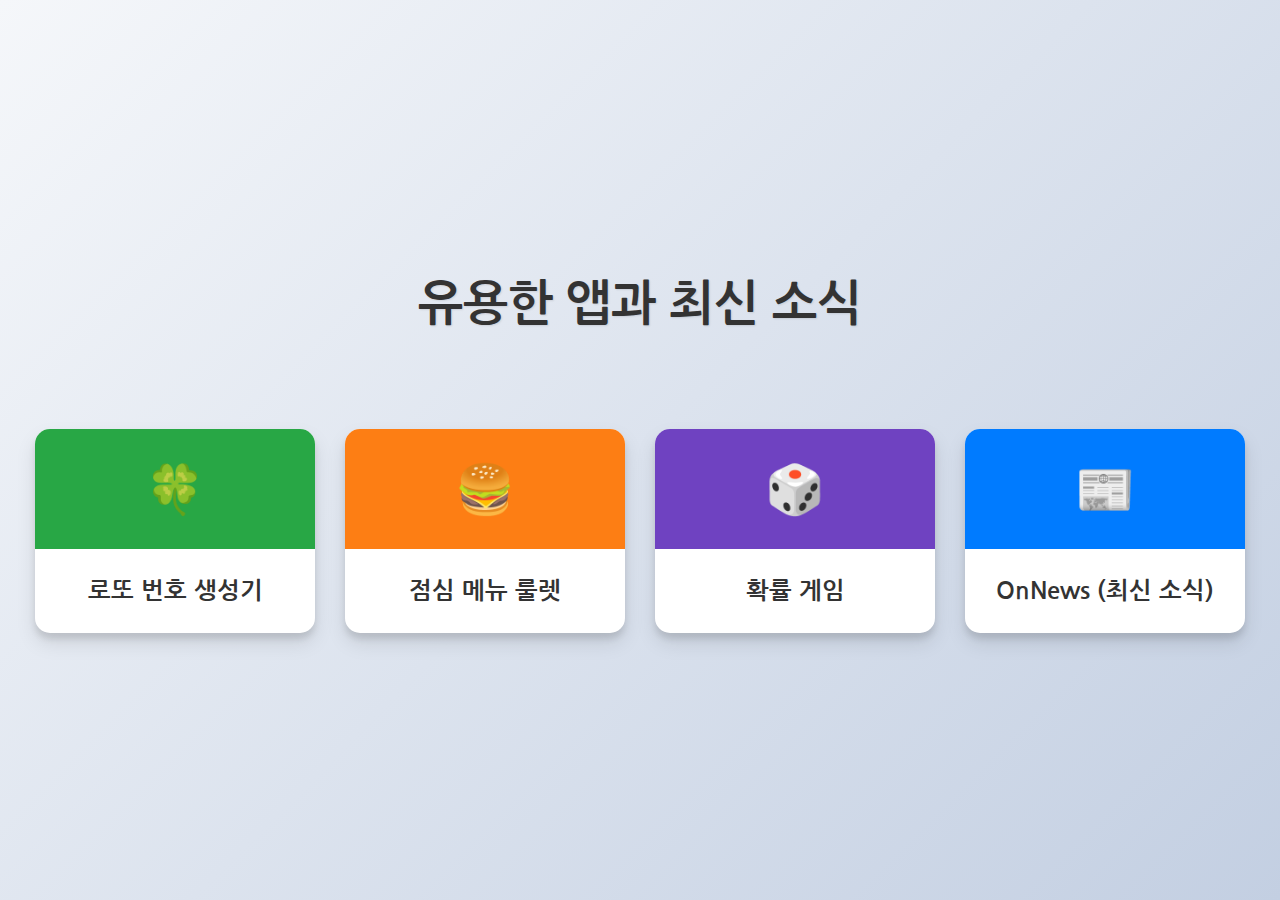
<file: index.html>
<!DOCTYPE html>
<html lang="ko">
<head>
    <meta charset="UTF-8">
    <meta name="viewport" content="width=device-width, initial-scale=1.0">
    <meta name="google-adsense-account" content="ca-pub-1730995506059861">
    <script async src="https://pagead2.googlesyndication.com/pagead/js/adsbygoogle.js?client=ca-pub-1730995506059861"
     crossorigin="anonymous"></script>
    <title>Good App's</title>
    <style>
        @import url('https://fonts.googleapis.com/css2?family=Nanum+Gothic:wght@400;700&display=swap');

        body {
            font-family: 'Nanum Gothic', sans-serif;
            display: flex;
            flex-direction: column;
            justify-content: center;
            align-items: center;
            min-height: 100vh;
            margin: 0;
            background: linear-gradient(135deg, #f5f7fa 0%, #c3cfe2 100%);
        }

        .header {
            text-align: center;
            margin-bottom: 50px;
        }

        .header h1 {
            font-size: 3em;
            font-weight: 700;
            color: #333;
            text-shadow: 1px 1px 2px rgba(0,0,0,0.1);
        }

        .card-container {
            display: flex;
            justify-content: center;
            gap: 30px;
            flex-wrap: wrap;
            padding: 20px;
        }

        .card {
            background-color: #ffffff;
            border-radius: 15px;
            box-shadow: 0 10px 20px rgba(0, 0, 0, 0.1), 0 6px 6px rgba(0, 0, 0, 0.1);
            width: 280px;
            text-align: center;
            overflow: hidden;
            transition: transform 0.3s ease, box-shadow 0.3s ease;
            text-decoration: none;
            color: #333;
        }

        .card:hover {
            transform: translateY(-10px);
            box-shadow: 0 20px 40px rgba(0, 0, 0, 0.15), 0 12px 12px rgba(0, 0, 0, 0.1);
        }

        .card-header {
            padding: 30px 20px;
            font-size: 3em;
        }
        
        .card-header.lotto { background-color: #28a745; color: white; }
        .card-header.lunch { background-color: #fd7e14; color: white; }
        .card-header.game { background-color: #6f42c1; color: white; }
        .card-header.news { background-color: #007bff; color: white; } /* Blue for news */

        .card-body {
            padding: 30px 20px;
        }

        .card-body h2 {
            margin: 0;
            font-size: 1.5em;
            font-weight: 700;
        }

        @media (max-width: 768px) {
            .header h1 {
                font-size: 2.5em;
            }

            .card-container {
                gap: 20px;
                padding: 10px;
            }

            .card {
                width: 90%;
                max-width: 320px;
            }

            .card-header {
                font-size: 2.5em;
                padding: 20px;
            }

            .card-body h2 {
                font-size: 1.3em;
            }
        }
    </style>
</head>
<body>

    <div class="header">
        <h1>유용한 앱과 최신 소식</h1>
    </div>

    <div class="card-container">
        <a href="myappgood/로또생성기/index.html" class="card">
            <div class="card-header lotto">🍀</div>
            <div class="card-body">
                <h2>로또 번호 생성기</h2>
            </div>
        </a>
        <a href="myappgood/점심메뉴룰렛/lunch_roulette.html" class="card">
            <div class="card-header lunch">🍔</div>
            <div class="card-body">
                <h2>점심 메뉴 룰렛</h2>
            </div>
        </a>
        <a href="myappgood/확률게임/probability_game_main.html" class="card">
            <div class="card-header game">🎲</div>
            <div class="card-body">
                <h2>확률 게임</h2>
            </div>
        </a>
        <a href="myappgood/news/index.html" class="card">
            <div class="card-header news">📰</div>
            <div class="card-body">
                <h2>OnNews (최신 소식)</h2>
            </div>
        </a>
    </div>

</body>
</html>
</file>
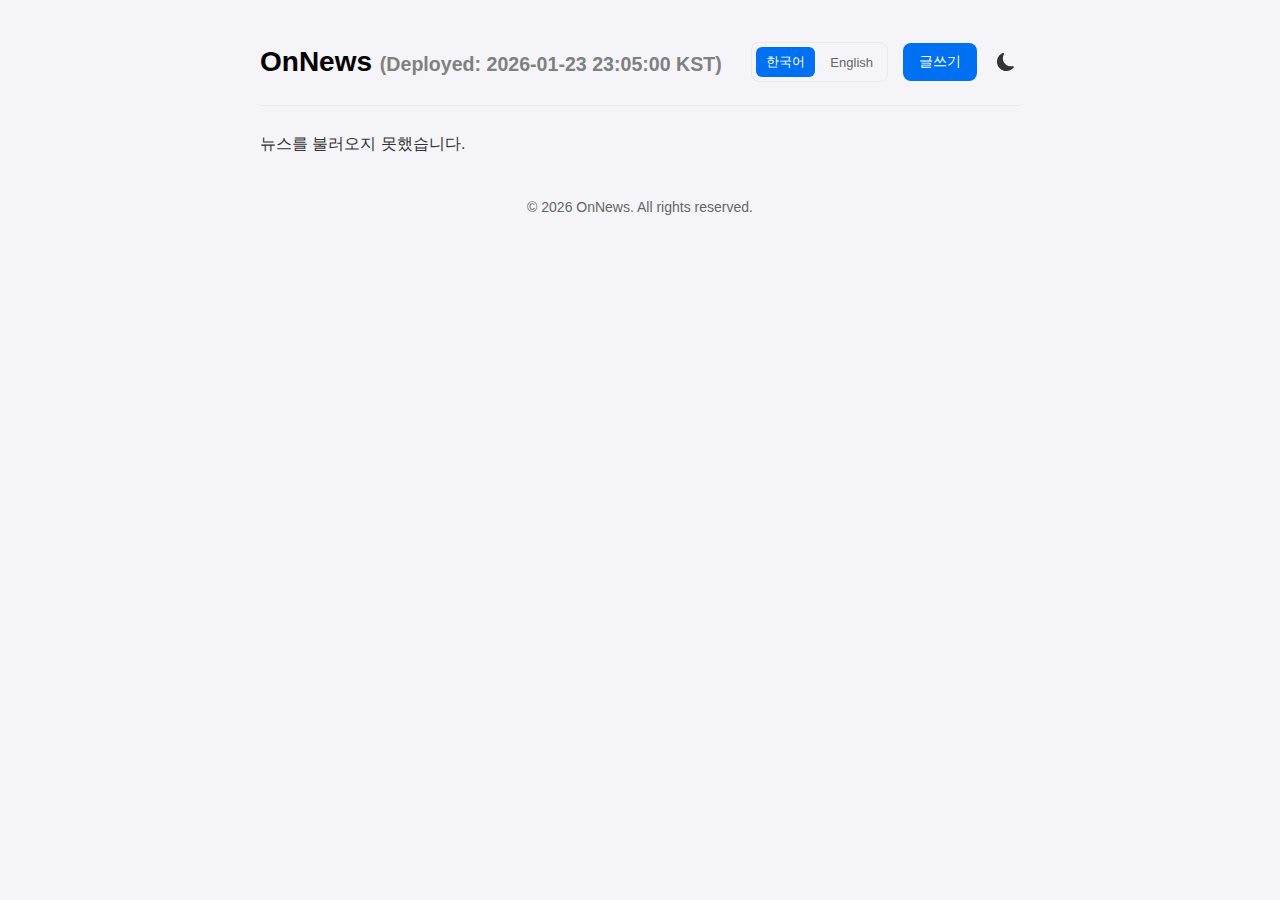
<file: myappgood/news/index.html>
<!DOCTYPE html>
<html lang="ko">
<head>
  <meta charset="UTF-8" />
  <meta name="viewport" content="width=device-width, initial-scale=1.0" />
  <title>OnNews</title>
  <link rel="stylesheet" href="css/style.css" />
</head>
<body>
  <div class="container">
    <header class="header">
      <h1 data-i18n-key="pageTitle">OnNews <span style="font-size: 0.7em; color: gray;"> <!-- Temporary deployment verification --> (Deployed: 2026-01-23 23:05:00 KST) <!-- End temporary deployment verification --></span></h1>
      <div class="header-actions">
        <div class="translation-buttons">
          <button id="lang-ko" class="lang-button active" data-lang="ko">한국어</button>
          <button id="lang-en" class="lang-button" data-lang="en">English</button>
        </div>
        <button id="writeBtn" data-i18n-key="writeButton">글쓰기</button>
        <button id="theme-toggle" class="theme-toggle-button">
          <svg id="theme-icon-sun" xmlns="http://www.w3.org/2000/svg" width="20" height="20" fill="currentColor" class="bi bi-sun-fill" viewBox="0 0 16 16"><path d="M8 12a4 4 0 1 0 0-8 4 4 0 0 0 0 8zM8 0a.5.5 0 0 1 .5.5v2a.5.5 0 0 1-1 0v-2A.5.5 0 0 1 8 0zm0 13a.5.5 0 0 1 .5.5v2a.5.5 0 0 1-1 0v-2A.5.5 0 0 1 8 13zm8-5a.5.5 0 0 1-.5.5h-2a.5.5 0 0 1 0-1h2a.5.5 0 0 1 .5.5zM3 8a.5.5 0 0 1-.5.5h-2a.5.5 0 0 1 0-1h2A.5.5 0 0 1 3 8zm10.657-5.657a.5.5 0 0 1 0 .707l-1.414 1.415a.5.5 0 1 1-.707-.708l1.414-1.414a.5.5 0 0 1 .707 0zm-9.193 9.193a.5.5 0 0 1 0 .707L3.05 13.657a.5.5 0 0 1-.707-.707l1.414-1.414a.5.5 0 0 1 .707 0zm9.193 2.121a.5.5 0 0 1-.707 0l-1.414-1.414a.5.5 0 0 1 .707-.707l1.414 1.414a.5.5 0 0 1 0 .707zM4.464 4.465a.5.5 0 0 1-.707 0L2.343 3.05a.5.5 0 1 1 .707-.707l1.414 1.414a.5.5 0 0 1 0 .708z"/></svg>
          <svg id="theme-icon-moon" xmlns="http://www.w3.org/2000/svg" width="18" height="18" fill="currentColor" class="bi bi-moon-fill" viewBox="0 0 16 16" style="display: none;"><path d="M6 .278a.768.768 0 0 1 .08.858 7.208 7.208 0 0 0-.878 3.46c0 4.021 3.278 7.277 7.318 7.277.527 0 1.04-.055 1.533-.16a.787.787 0 0 1 .81.316.733.733 0 0 1-.031.893A8.349 8.349 0 0 1 8.344 16C3.734 16 0 12.286 0 7.71 0 4.266 2.114 1.312 5.124.06A.752.752 0 0 1 6 .278z"/></svg>
        </button>
      </div>
    </header>

    <main>
      <ul id="news-list" class="news-list">
        <!-- JS로 목록 삽입 -->
      </ul>
    </main>

    <footer class="footer" data-i18n-key="footer">
      © 2026 OnNews. All rights reserved.
    </footer>
  </div>

  <script src="js/theme.js"></script>
  <script src="js/translate.js"></script>
  <script src="js/news.js"></script>
</body>
</html>
</file>
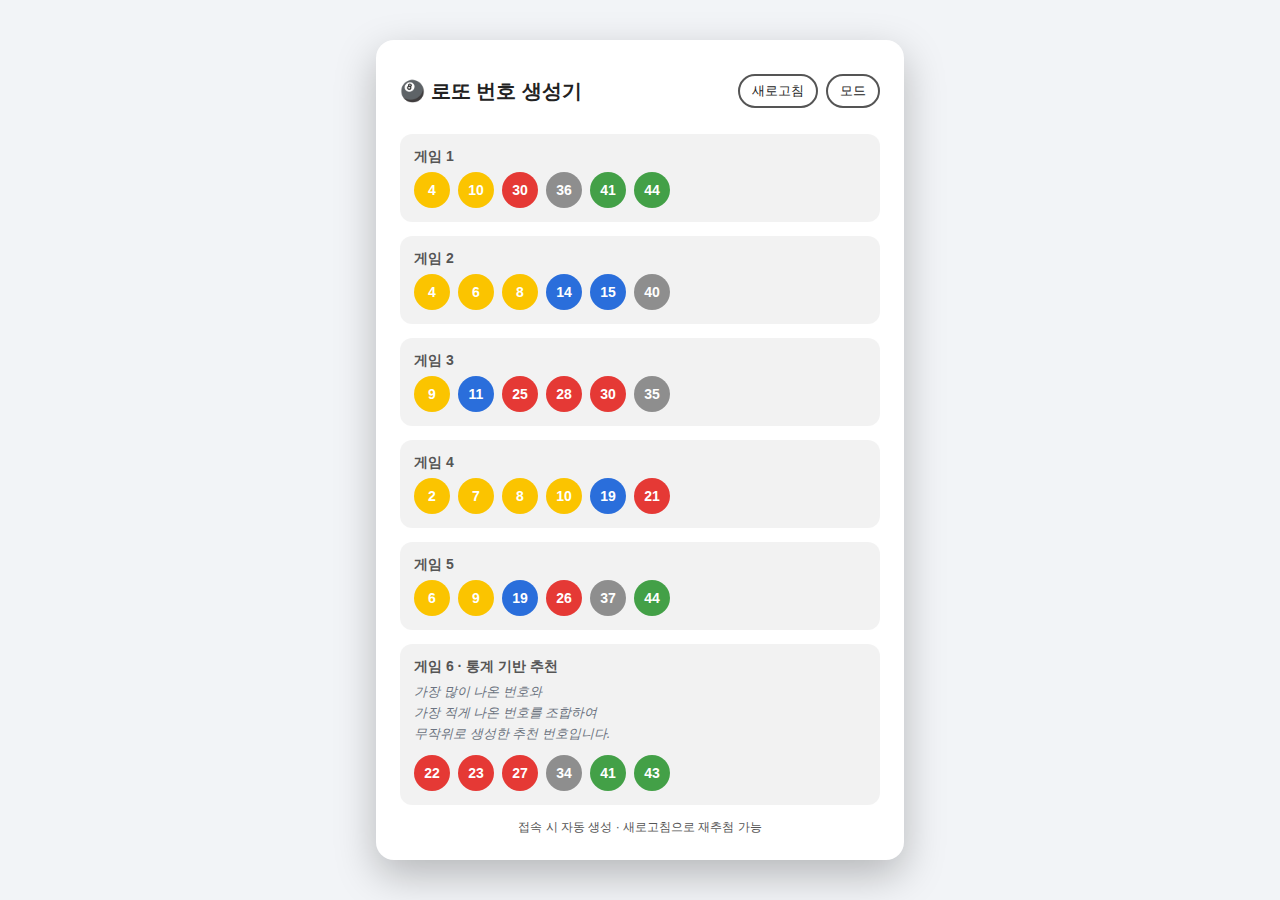
<file: myappgood/로또생성기/index.html>
<!DOCTYPE html>
<html lang="ko">
<head>
    <meta charset="UTF-8">
    <meta name="viewport" content="width=device-width, initial-scale=1.0">
    <title>로또 번호 생성기</title>

    <link rel="stylesheet" href="style.css">
    <meta name="google-adsense-account" content="ca-pub-1730995506059861">
    <script async src="https://pagead2.googlesyndication.com/pagead/js/adsbygoogle.js?client=ca-pub-1730995506059861"
     crossorigin="anonymous"></script>
</head>
<body>

<div class="container">
    <div class="top">
        <h1>🎱 로또 번호 생성기</h1>
        <div class="buttons">
            <button class="refresh-btn" onclick="generateLotto()">새로고침</button>
            <button class="mode-btn" onclick="toggleMode()">모드</button>
        </div>
    </div>

    <div class="results" id="results"></div>

    <footer>
        접속 시 자동 생성 · 새로고침으로 재추첨 가능
    </footer>
</div>

<script src="main.js"></script>

</body>
</html>
</file>
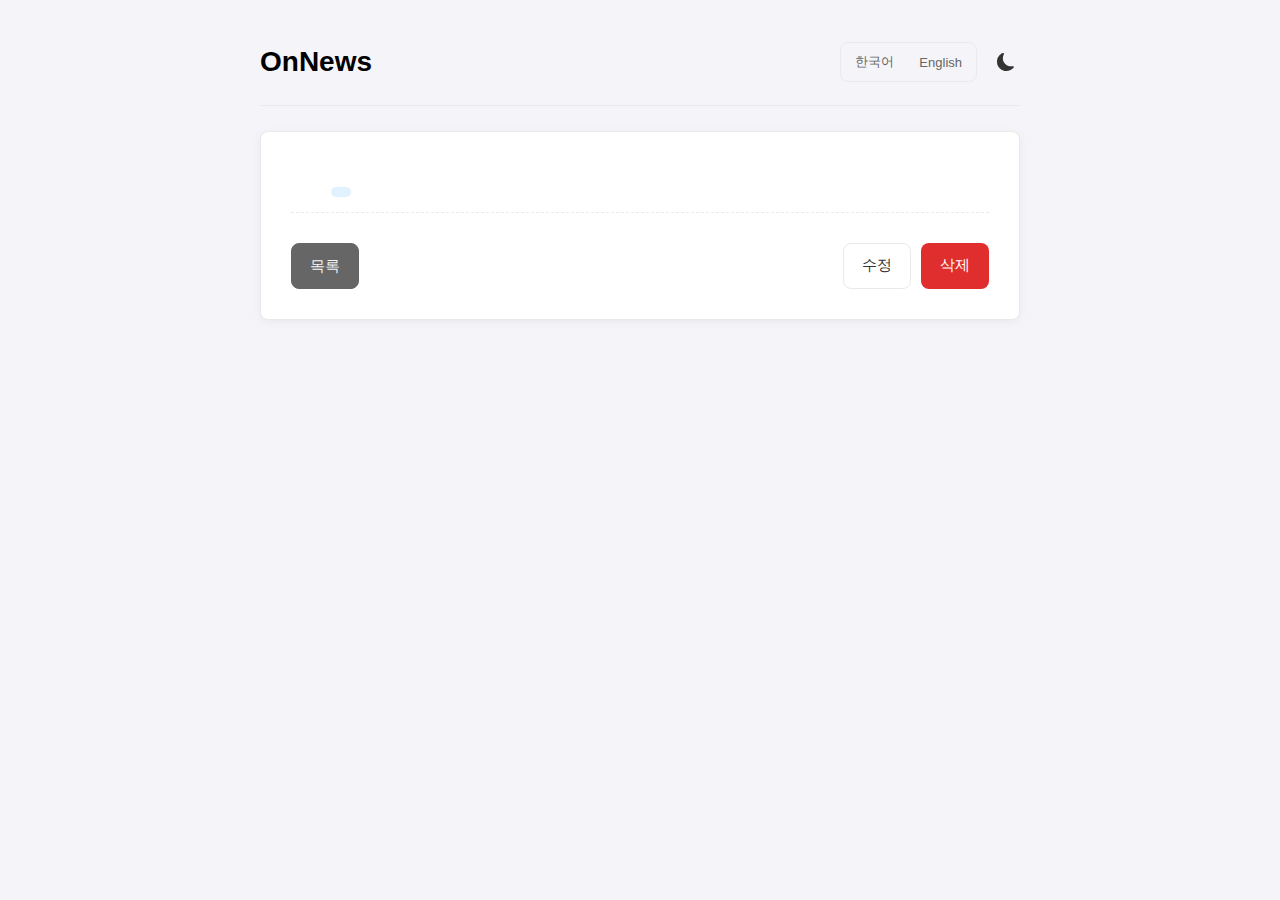
<file: myappgood/news/view.html>
<!DOCTYPE html>
<html lang="ko">
<head>
  <meta charset="UTF-8" />
  <meta name="viewport" content="width=device-width, initial-scale=1.0" />
  <title>OnNews</title>
  <link rel="stylesheet" href="css/style.css" />
</head>
<body>
  <div class="container">
    <header class="header">
      <h1><a href="index.html" data-i18n-key="pageTitle">OnNews</a></h1>
      <div class="header-actions">
        <div class="translation-buttons">
          <button id="lang-ko" class="lang-button" data-lang="ko">한국어</button>
          <button id="lang-en" class="lang-button" data-lang="en">English</button>
        </div>
        <button id="theme-toggle" class="theme-toggle-button">
          <svg id="theme-icon-sun" xmlns="http://www.w3.org/2000/svg" width="20" height="20" fill="currentColor" class="bi bi-sun-fill" viewBox="0 0 16 16"><path d="M8 12a4 4 0 1 0 0-8 4 4 0 0 0 0 8zM8 0a.5.5 0 0 1 .5.5v2a.5.5 0 0 1-1 0v-2A.5.5 0 0 1 8 0zm0 13a.5.5 0 0 1 .5.5v2a.5.5 0 0 1-1 0v-2A.5.5 0 0 1 8 13zm8-5a.5.5 0 0 1-.5.5h-2a.5.5 0 0 1 0-1h2a.5.5 0 0 1 .5.5zM3 8a.5.5 0 0 1-.5.5h-2a.5.5 0 0 1 0-1h2A.5.5 0 0 1 3 8zm10.657-5.657a.5.5 0 0 1 0 .707l-1.414 1.415a.5.5 0 1 1-.707-.708l1.414-1.414a.5.5 0 0 1 .707 0zm-9.193 9.193a.5.5 0 0 1 0 .707L3.05 13.657a.5.5 0 0 1-.707-.707l1.414-1.414a.5.5 0 0 1 .707 0zm9.193 2.121a.5.5 0 0 1-.707 0l-1.414-1.414a.5.5 0 0 1 .707-.707l1.414 1.414a.5.5 0 0 1 0 .707zM4.464 4.465a.5.5 0 0 1-.707 0L2.343 3.05a.5.5 0 1 1 .707-.707l1.414 1.414a.5.5 0 0 1 0 .708z"/></svg>
          <svg id="theme-icon-moon" xmlns="http://www.w3.org/2000/svg" width="18" height="18" fill="currentColor" class="bi bi-moon-fill" viewBox="0 0 16 16" style="display: none;"><path d="M6 .278a.768.768 0 0 1 .08.858 7.208 7.208 0 0 0-.878 3.46c0 4.021 3.278 7.277 7.318 7.277.527 0 1.04-.055 1.533-.16a.787.787 0 0 1 .81.316.733.733 0 0 1-.031.893A8.349 8.349 0 0 1 8.344 16C3.734 16 0 12.286 0 7.71 0 4.266 2.114 1.312 5.124.06A.752.752 0 0 1 6 .278z"/></svg>
        </button>
      </div>
    </header>

    <main class="article-detail">
      <h1 id="title" class="article-title"></h1>
      <div class="article-meta">
        <span id="created-at" class="article-date"></span>
        <span id="views" class="article-views"></span>
        <span id="tags" class="article-tags"></span>
      </div>
      <div id="content" class="article-content"></div>

      <div class="article-actions admin-actions">
        <a href="index.html" id="listBtn" class="action-button list-button" data-i18n-key="listButton">목록</a>
        <button id="editBtn" class="action-button edit-button" data-i18n-key="editButton">수정</button>
        <button id="deleteBtn" class="action-button delete-button" data-i18n-key="deleteButton">삭제</button>
      </div>
    </main>
  </div>

  <script src="js/theme.js"></script>
  <script src="js/translate.js"></script>
  <script src="js/view.js"></script>
</body>
</html>
</file>
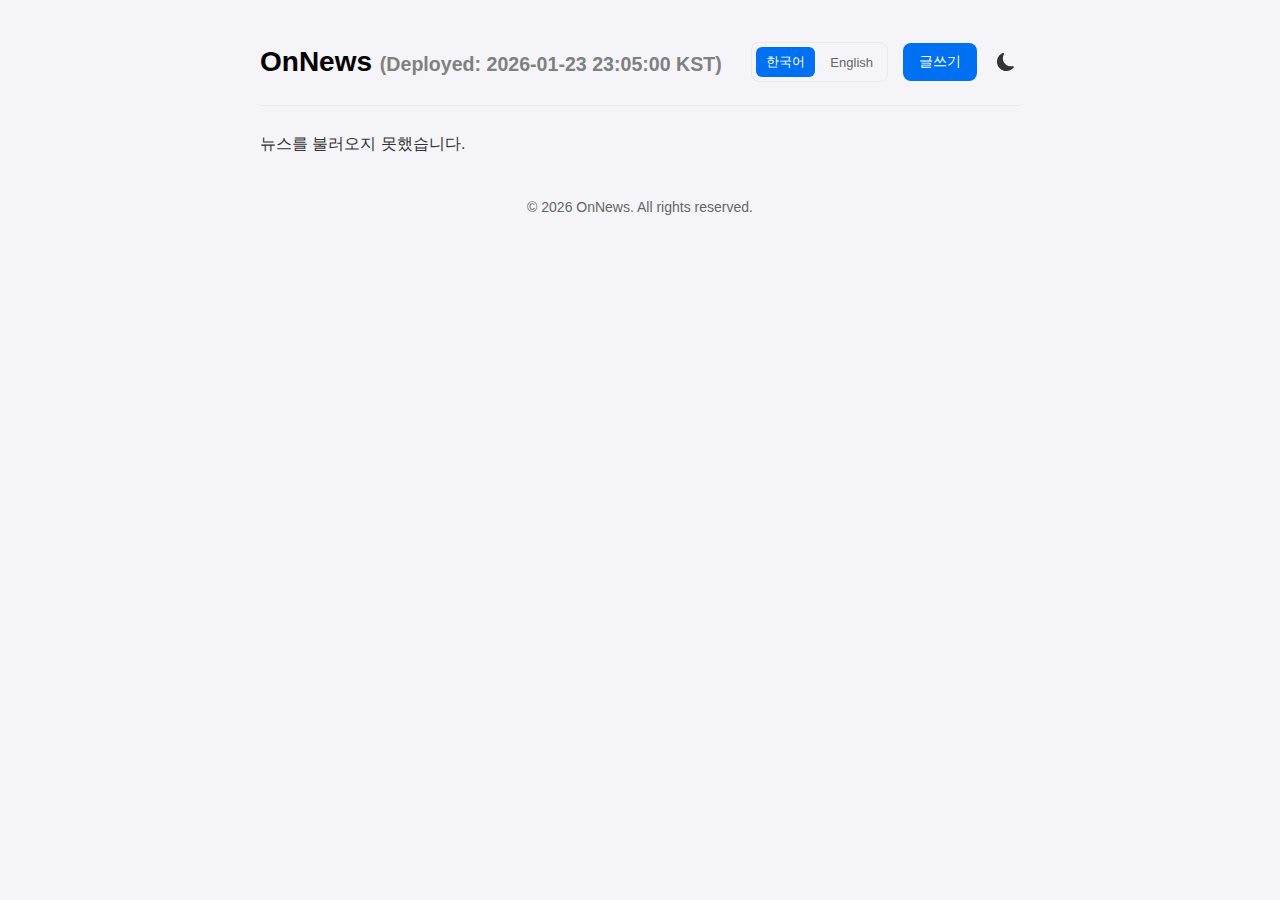
<file: myappgood/news/write.html>
<!DOCTYPE html>
<html lang="ko">
<head>
  <meta charset="UTF-8" />
  <meta name="viewport" content="width=device-width, initial-scale=1.0" />
  <title>글쓰기 - OnNews</title>
  <link rel="stylesheet" href="css/style.css" />
</head>
<body>
  <div class="container">
    <header class="header">
      <h1><a href="index.html" data-i18n-key="pageTitle">OnNews</a></h1>
      <div class="header-actions">
        <div class="translation-buttons">
          <button id="lang-ko" class="lang-button" data-lang="ko">한국어</button>
          <button id="lang-en" class="lang-button" data-lang="en">English</button>
        </div>
        <button id="theme-toggle" class="theme-toggle-button">
          <svg id="theme-icon-sun" xmlns="http://www.w3.org/2000/svg" width="20" height="20" fill="currentColor" class="bi bi-sun-fill" viewBox="0 0 16 16"><path d="M8 12a4 4 0 1 0 0-8 4 4 0 0 0 0 8zM8 0a.5.5 0 0 1 .5.5v2a.5.5 0 0 1-1 0v-2A.5.5 0 0 1 8 0zm0 13a.5.5 0 0 1 .5.5v2a.5.5 0 0 1-1 0v-2A.5.5 0 0 1 8 13zm8-5a.5.5 0 0 1-.5.5h-2a.5.5 0 0 1 0-1h2a.5.5 0 0 1 .5.5zM3 8a.5.5 0 0 1-.5.5h-2a.5.5 0 0 1 0-1h2A.5.5 0 0 1 3 8zm10.657-5.657a.5.5 0 0 1 0 .707l-1.414 1.415a.5.5 0 1 1-.707-.708l1.414-1.414a.5.5 0 0 1 .707 0zm-9.193 9.193a.5.5 0 0 1 0 .707L3.05 13.657a.5.5 0 0 1-.707-.707l1.414-1.414a.5.5 0 0 1 .707 0zm9.193 2.121a.5.5 0 0 1-.707 0l-1.414-1.414a.5.5 0 0 1 .707-.707l1.414 1.414a.5.5 0 0 1 0 .707zM4.464 4.465a.5.5 0 0 1-.707 0L2.343 3.05a.5.5 0 1 1 .707-.707l1.414 1.414a.5.5 0 0 1 0 .708z"/></svg>
          <svg id="theme-icon-moon" xmlns="http://www.w3.org/2000/svg" width="18" height="18" fill="currentColor" class="bi bi-moon-fill" viewBox="0 0 16 16" style="display: none;"><path d="M6 .278a.768.768 0 0 1 .08.858 7.208 7.208 0 0 0-.878 3.46c0 4.021 3.278 7.277 7.318 7.277.527 0 1.04-.055 1.533-.16a.787.787 0 0 1 .81.316.733.733 0 0 1-.031.893A8.349 8.349 0 0 1 8.344 16C3.734 16 0 12.286 0 7.71 0 4.266 2.114 1.312 5.124.06A.752.752 0 0 1 6 .278z"/></svg>
        </button>
      </div>
    </header>

    <main>
      <h1 id="page-title" class="page-title" data-i18n-key="writePageTitle">글쓰기</h1>
      <div class="form-container">
        <div class="form-group">
          <label for="title" data-i18n-key="formLabelTitle">제목</label>
          <input
            type="text"
            id="title"
            data-i18n-placeholder="formPlaceholderTitle"
            placeholder="제목을 입력하세요"
          />
        </div>

        <div class="form-group">
          <label for="content" data-i18n-key="formLabelContent">내용</label>
          <textarea
            id="content"
            data-i18n-placeholder="formPlaceholderContent"
            placeholder="내용을 입력하세요"
            rows="10"
          ></textarea>
        </div>

        <div class="form-group">
          <label for="tags" data-i18n-key="formLabelTags">태그</label>
          <input
            type="text"
            id="tags"
            data-i18n-placeholder="formPlaceholderTags"
            placeholder="태그 (쉼표로 구분)"
          />
        </div>

        <div class="form-actions">
          <button id="submit" class="action-button" data-i18n-key="submitButton">등록하기</button>
        </div>
      </div>
    </main>
  </div>

  <script src="js/theme.js"></script>
  <script src="js/translate.js"></script>
  <script src="js/write.js"></script>
</body>
</html>
</file>
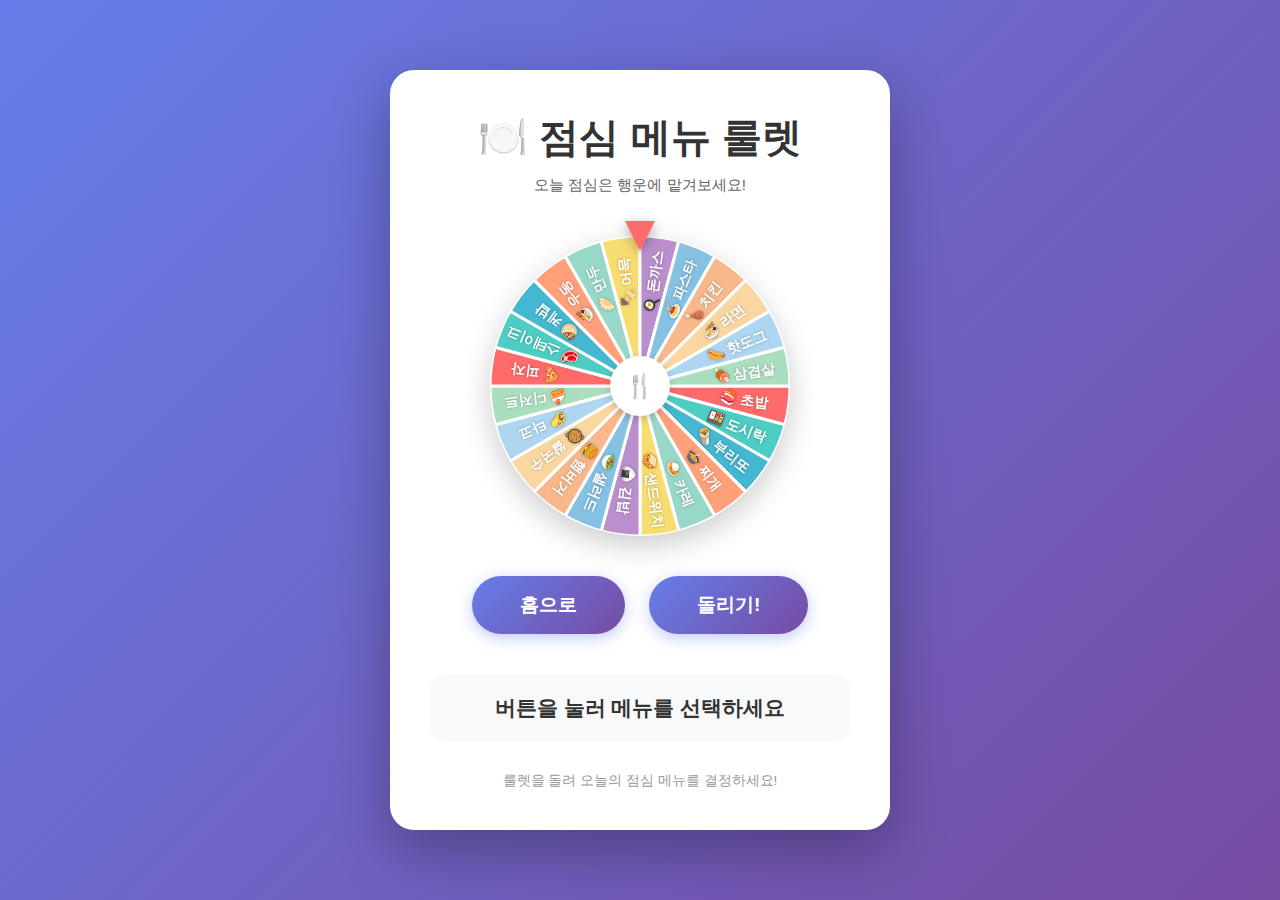
<file: myappgood/점심메뉴룰렛/lunch_roulette.html>
<!DOCTYPE html>
<html lang="ko">
<head>
    <meta charset="UTF-8">
    <meta name="viewport" content="width=device-width, initial-scale=1.0">
    <title>🍽️ 점심 메뉴 룰렛</title>
    <link rel="stylesheet" href="style.css">
</head>
<body>
    <div class="container">
        <h1>🍽️ 점심 메뉴 룰렛</h1>
        <p class="subtitle">오늘 점심은 행운에 맡겨보세요!</p>
        
        <div class="roulette-container">
            <div class="pointer"></div>
            <canvas id="rouletteCanvas" width="300" height="300"></canvas>
            <div class="center-circle">🍴</div>
        </div>

        <div class="button-container">
	        <button class="btn" onclick="location.href='../../index.html'">홈으로</button>
	        <button class="btn" id="startBtn">돌리기!</button>
	    </div>

        <div class="result" id="result">버튼을 눌러 메뉴를 선택하세요</div>

        <div class="footer">
            룰렛을 돌려 오늘의 점심 메뉴를 결정하세요!
        </div>
    </div>

    <script src="script.js"></script>
</body>
</html>
</file>
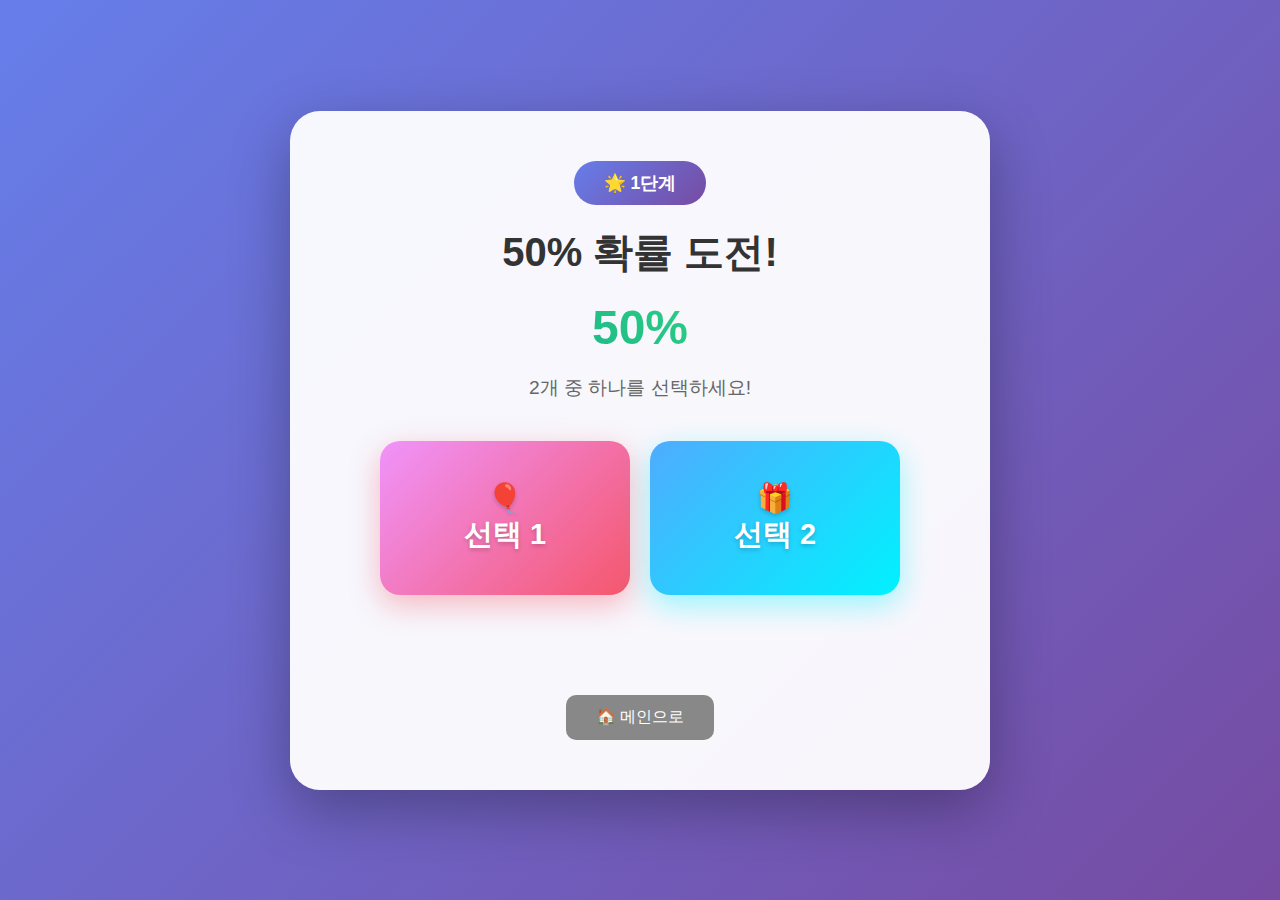
<file: myappgood/확률게임/cho1.html>
<!DOCTYPE html>
<html lang="ko">
<head>
    <meta charset="UTF-8">
    <meta name="viewport" content="width=device-width, initial-scale=1.0">
    <meta name="google-adsense-account" content="ca-pub-1730995506059861">
    <script async src="https://pagead2.googlesyndication.com/pagead/js/adsbygoogle.js?client=ca-pub-1730995506059861"
     crossorigin="anonymous"></script>
    <title>🎯 1단계 - 50% 도전</title>
    <style>
        * {
            margin: 0;
            padding: 0;
            box-sizing: border-box;
        }

        body {
            font-family: 'Segoe UI', Tahoma, Geneva, Verdana, sans-serif;
            background: linear-gradient(135deg, #667eea 0%, #764ba2 50%, #f093fb 100%);
            background-size: 200% 200%;
            animation: gradientShift 10s ease infinite;
            min-height: 100vh;
            display: flex;
            justify-content: center;
            align-items: center;
            padding: 20px;
        }

        @keyframes gradientShift {
            0% { background-position: 0% 50%; }
            50% { background-position: 100% 50%; }
            100% { background-position: 0% 50%; }
        }

        .container {
            background: rgba(255, 255, 255, 0.95);
            border-radius: 30px;
            padding: 50px;
            box-shadow: 0 20px 60px rgba(0, 0, 0, 0.3);
            text-align: center;
            max-width: 700px;
            width: 100%;
            animation: fadeIn 0.8s ease-out;
        }

        @keyframes fadeIn {
            from { opacity: 0; transform: scale(0.9); }
            to { opacity: 1; transform: scale(1); }
        }

        .stage-badge {
            display: inline-block;
            background: linear-gradient(135deg, #667eea, #764ba2);
            color: white;
            padding: 10px 30px;
            border-radius: 50px;
            font-weight: bold;
            margin-bottom: 20px;
            font-size: 1.1em;
        }

        h1 {
            font-size: 2.5em;
            margin-bottom: 15px;
            color: #333;
        }

        .probability {
            font-size: 3em;
            font-weight: bold;
            background: linear-gradient(45deg, #11998e, #38ef7d);
            -webkit-background-clip: text;
            -webkit-text-fill-color: transparent;
            background-clip: text;
            margin: 20px 0;
        }

        .instruction {
            font-size: 1.2em;
            color: #666;
            margin-bottom: 40px;
        }

        .button-container {
            display: flex;
            gap: 20px;
            justify-content: center;
            margin-top: 30px;
        }

        .choice-btn {
            flex: 1;
            max-width: 250px;
            padding: 40px 30px;
            font-size: 1.8em;
            font-weight: bold;
            border: none;
            border-radius: 20px;
            cursor: pointer;
            transition: all 0.3s ease;
            color: white;
            text-shadow: 0 2px 4px rgba(0, 0, 0, 0.2);
            position: relative;
            overflow: hidden;
        }

        .choice-btn::before {
            content: '';
            position: absolute;
            top: 50%;
            left: 50%;
            width: 0;
            height: 0;
            border-radius: 50%;
            background: rgba(255, 255, 255, 0.3);
            transform: translate(-50%, -50%);
            transition: width 0.6s, height 0.6s;
        }

        .choice-btn:hover::before {
            width: 400px;
            height: 400px;
        }

        .choice-btn:hover {
            transform: translateY(-10px) scale(1.05);
        }

        .btn-1 {
            background: linear-gradient(135deg, #f093fb, #f5576c);
            box-shadow: 0 10px 30px rgba(245, 87, 108, 0.4);
        }

        .btn-1:hover {
            box-shadow: 0 15px 40px rgba(245, 87, 108, 0.6);
        }

        .btn-2 {
            background: linear-gradient(135deg, #4facfe, #00f2fe);
            box-shadow: 0 10px 30px rgba(0, 242, 254, 0.4);
        }

        .btn-2:hover {
            box-shadow: 0 15px 40px rgba(0, 242, 254, 0.6);
        }

        .result {
            margin-top: 30px;
            font-size: 1.5em;
            font-weight: bold;
            min-height: 40px;
        }

        .success {
            color: #38ef7d;
            animation: successPulse 0.5s ease;
        }

        .fail {
            color: #f5576c;
            animation: shake 0.5s ease;
        }

        @keyframes successPulse {
            0%, 100% { transform: scale(1); }
            50% { transform: scale(1.2); }
        }

        @keyframes shake {
            0%, 100% { transform: translateX(0); }
            25% { transform: translateX(-10px); }
            75% { transform: translateX(10px); }
        }

        .home-btn {
            margin-top: 30px;
            padding: 12px 30px;
            font-size: 1em;
            background: #888;
            color: white;
            border: none;
            border-radius: 10px;
            cursor: pointer;
            transition: all 0.3s ease;
        }

        .home-btn:hover {
            background: #666;
            transform: translateY(-2px);
        }

        @media (max-width: 768px) {
            .container {
                padding: 30px;
            }
            h1 {
                font-size: 2em;
            }
            .subtitle, .instruction {
                font-size: 1em;
                margin-bottom: 30px;
            }
            .probability {
                font-size: 2.5em;
            }
            .mode-btn, .choice-btn {
                padding: 20px;
                font-size: 1.2em;
            }
            .button-container {
                flex-direction: column;
                gap: 15px;
            }
            .choice-btn {
                max-width: 100%;
            }
        }

        @media (max-width: 480px) {
            .container {
                padding: 20px;
            }
            h1 {
                font-size: 1.8em;
            }
            .probability {
                font-size: 2em;
            }
            .mode-btn, .choice-btn {
                padding: 15px;
                font-size: 1em;
            }
            .stage-badge {
                font-size: 1em;
                padding: 8px 20px;
            }
        }
    </style>
</head>
<body>
    <div class="container">
        <div class="stage-badge">🌟 1단계</div>
        <h1>50% 확률 도전!</h1>
        <div class="probability">50%</div>
        <p class="instruction">2개 중 하나를 선택하세요!</p>
        
        <div class="button-container">
            <button class="choice-btn btn-1" onclick="checkAnswer(1)">🎈<br>선택 1</button>
            <button class="choice-btn btn-2" onclick="checkAnswer(2)">🎁<br>선택 2</button>
        </div>
        
        <div class="result" id="result"></div>
        <button class="home-btn" onclick="location.href='../../index.html'">🏠 메인으로</button>
    </div>

    <script>
        const correctAnswer = Math.floor(Math.random() * 2) + 1;
        
        function checkAnswer(choice) {
            const resultDiv = document.getElementById('result');
            const buttons = document.querySelectorAll('.choice-btn');
            
            buttons.forEach(btn => btn.disabled = true);
            
            if (choice === correctAnswer) {
                resultDiv.className = 'result success';
                resultDiv.innerHTML = '🎉 정답입니다! 다음 단계로 이동합니다...';
                
                setTimeout(() => {
                    location.href = 'cho2.html';
                }, 2000);
            } else {
                resultDiv.className = 'result fail';
                resultDiv.innerHTML = '😢 아쉽게 실패했습니다! 다시 도전해보세요!';
                
                setTimeout(() => {
                    location.reload();
                }, 2000);
            }
        }
    </script>
</body>
</html>
</file>
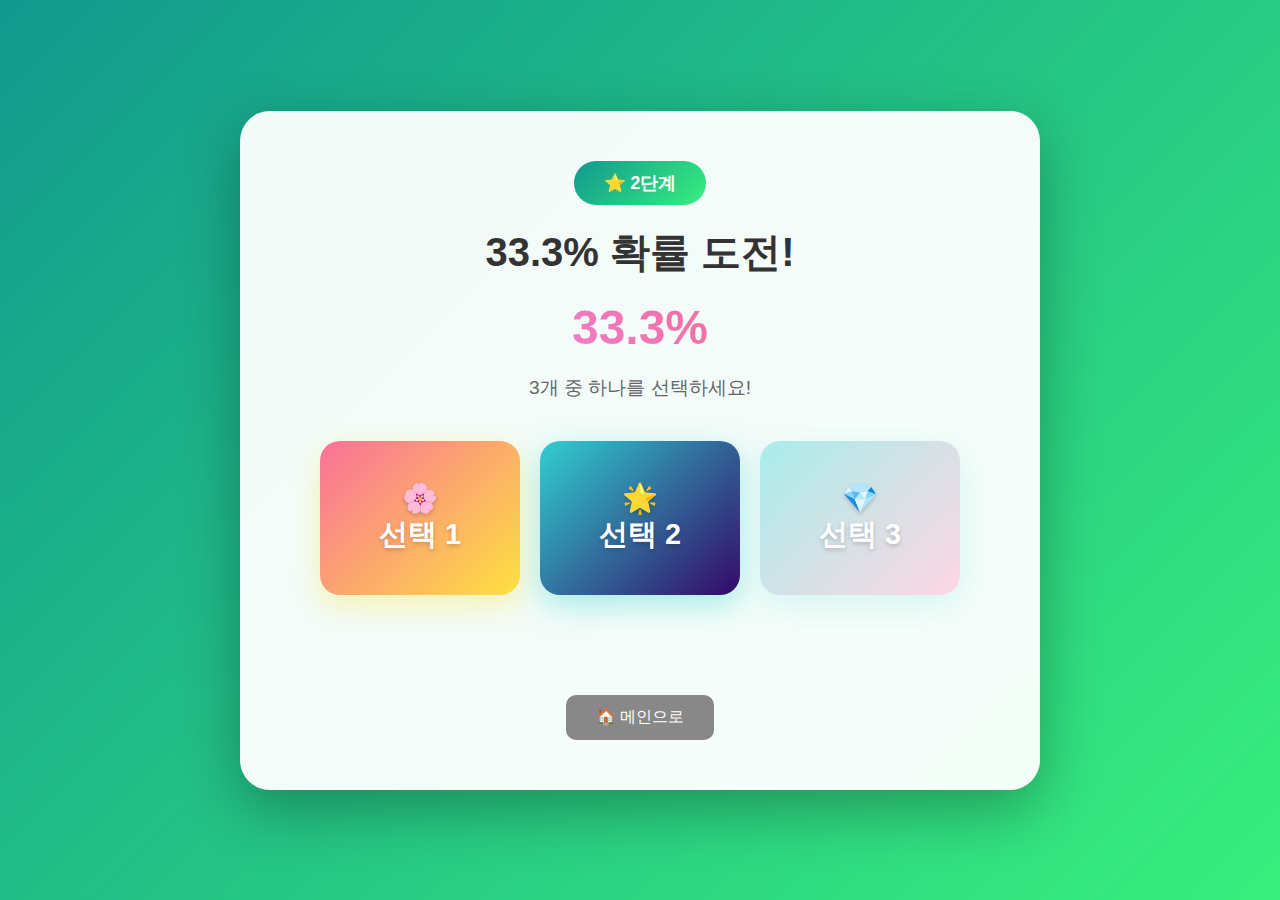
<file: myappgood/확률게임/cho2.html>
<!DOCTYPE html>
<html lang="ko">
<head>
    <meta charset="UTF-8">
    <meta name="viewport" content="width=device-width, initial-scale=1.0">
    <meta name="google-adsense-account" content="ca-pub-1730995506059861">
    <script async src="https://pagead2.googlesyndication.com/pagead/js/adsbygoogle.js?client=ca-pub-1730995506059861"
     crossorigin="anonymous"></script>
    <title>🎯 2단계 - 33.3% 도전</title>
    <style>
        * {
            margin: 0;
            padding: 0;
            box-sizing: border-box;
        }

        body {
            font-family: 'Segoe UI', Tahoma, Geneva, Verdana, sans-serif;
            background: linear-gradient(135deg, #11998e 0%, #38ef7d 50%, #06beb6 100%);
            background-size: 200% 200%;
            animation: gradientShift 10s ease infinite;
            min-height: 100vh;
            display: flex;
            justify-content: center;
            align-items: center;
            padding: 20px;
        }

        @keyframes gradientShift {
            0% { background-position: 0% 50%; }
            50% { background-position: 100% 50%; }
            100% { background-position: 0% 50%; }
        }

        .container {
            background: rgba(255, 255, 255, 0.95);
            border-radius: 30px;
            padding: 50px;
            box-shadow: 0 20px 60px rgba(0, 0, 0, 0.3);
            text-align: center;
            max-width: 800px;
            width: 100%;
            animation: fadeIn 0.8s ease-out;
        }

        @keyframes fadeIn {
            from { opacity: 0; transform: scale(0.9); }
            to { opacity: 1; transform: scale(1); }
        }

        .stage-badge {
            display: inline-block;
            background: linear-gradient(135deg, #11998e, #38ef7d);
            color: white;
            padding: 10px 30px;
            border-radius: 50px;
            font-weight: bold;
            margin-bottom: 20px;
            font-size: 1.1em;
        }

        h1 {
            font-size: 2.5em;
            margin-bottom: 15px;
            color: #333;
        }

        .probability {
            font-size: 3em;
            font-weight: bold;
            background: linear-gradient(45deg, #f093fb, #f5576c);
            -webkit-background-clip: text;
            -webkit-text-fill-color: transparent;
            background-clip: text;
            margin: 20px 0;
        }

        .instruction {
            font-size: 1.2em;
            color: #666;
            margin-bottom: 40px;
        }

        .button-container {
            display: flex;
            gap: 20px;
            justify-content: center;
            margin-top: 30px;
            flex-wrap: wrap;
        }

        .choice-btn {
            width: 200px;
            padding: 40px 20px;
            font-size: 1.8em;
            font-weight: bold;
            border: none;
            border-radius: 20px;
            cursor: pointer;
            transition: all 0.3s ease;
            color: white;
            text-shadow: 0 2px 4px rgba(0, 0, 0, 0.2);
            position: relative;
            overflow: hidden;
        }

        .choice-btn::before {
            content: '';
            position: absolute;
            top: 50%;
            left: 50%;
            width: 0;
            height: 0;
            border-radius: 50%;
            background: rgba(255, 255, 255, 0.3);
            transform: translate(-50%, -50%);
            transition: width 0.6s, height 0.6s;
        }

        .choice-btn:hover::before {
            width: 400px;
            height: 400px;
        }

        .choice-btn:hover {
            transform: translateY(-10px) scale(1.05);
        }

        .btn-1 {
            background: linear-gradient(135deg, #fa709a, #fee140);
            box-shadow: 0 10px 30px rgba(254, 225, 64, 0.4);
        }

        .btn-1:hover {
            box-shadow: 0 15px 40px rgba(254, 225, 64, 0.6);
        }

        .btn-2 {
            background: linear-gradient(135deg, #30cfd0, #330867);
            box-shadow: 0 10px 30px rgba(48, 207, 208, 0.4);
        }

        .btn-2:hover {
            box-shadow: 0 15px 40px rgba(48, 207, 208, 0.6);
        }

        .btn-3 {
            background: linear-gradient(135deg, #a8edea, #fed6e3);
            box-shadow: 0 10px 30px rgba(168, 237, 234, 0.4);
        }

        .btn-3:hover {
            box-shadow: 0 15px 40px rgba(168, 237, 234, 0.6);
        }

        .result {
            margin-top: 30px;
            font-size: 1.5em;
            font-weight: bold;
            min-height: 40px;
        }

        .success {
            color: #38ef7d;
            animation: successPulse 0.5s ease;
        }

        .fail {
            color: #f5576c;
            animation: shake 0.5s ease;
        }

        @keyframes successPulse {
            0%, 100% { transform: scale(1); }
            50% { transform: scale(1.2); }
        }

        @keyframes shake {
            0%, 100% { transform: translateX(0); }
            25% { transform: translateX(-10px); }
            75% { transform: translateX(10px); }
        }

        .home-btn {
            margin-top: 30px;
            padding: 12px 30px;
            font-size: 1em;
            background: #888;
            color: white;
            border: none;
            border-radius: 10px;
            cursor: pointer;
            transition: all 0.3s ease;
        }

        .home-btn:hover {
            background: #666;
            transform: translateY(-2px);
        }
    </style>
</head>
<body>
    <div class="container">
        <div class="stage-badge">⭐ 2단계</div>
        <h1>33.3% 확률 도전!</h1>
        <div class="probability">33.3%</div>
        <p class="instruction">3개 중 하나를 선택하세요!</p>
        
        <div class="button-container">
            <button class="choice-btn btn-1" onclick="checkAnswer(1)">🌸<br>선택 1</button>
            <button class="choice-btn btn-2" onclick="checkAnswer(2)">🌟<br>선택 2</button>
            <button class="choice-btn btn-3" onclick="checkAnswer(3)">💎<br>선택 3</button>
        </div>
        
        <div class="result" id="result"></div>
        <button class="home-btn" onclick="location.href='../../index.html'">🏠 메인으로</button>
    </div>

    <script>
        const correctAnswer = Math.floor(Math.random() * 3) + 1;
        
        function checkAnswer(choice) {
            const resultDiv = document.getElementById('result');
            const buttons = document.querySelectorAll('.choice-btn');
            
            buttons.forEach(btn => btn.disabled = true);
            
            if (choice === correctAnswer) {
                resultDiv.className = 'result success';
                resultDiv.innerHTML = '🎉 훌륭합니다! 다음 단계로 이동합니다...';
                
                setTimeout(() => {
                    location.href = 'cho3.html';
                }, 2000);
            } else {
                resultDiv.className = 'result fail';
                resultDiv.innerHTML = '😢 아쉽게 실패했습니다! 이전 단계로 돌아갑니다!';
                
                setTimeout(() => {
                    location.href = 'cho1.html';
                }, 2000);
            }
        }
    </script>
</body>
</html>
</file>
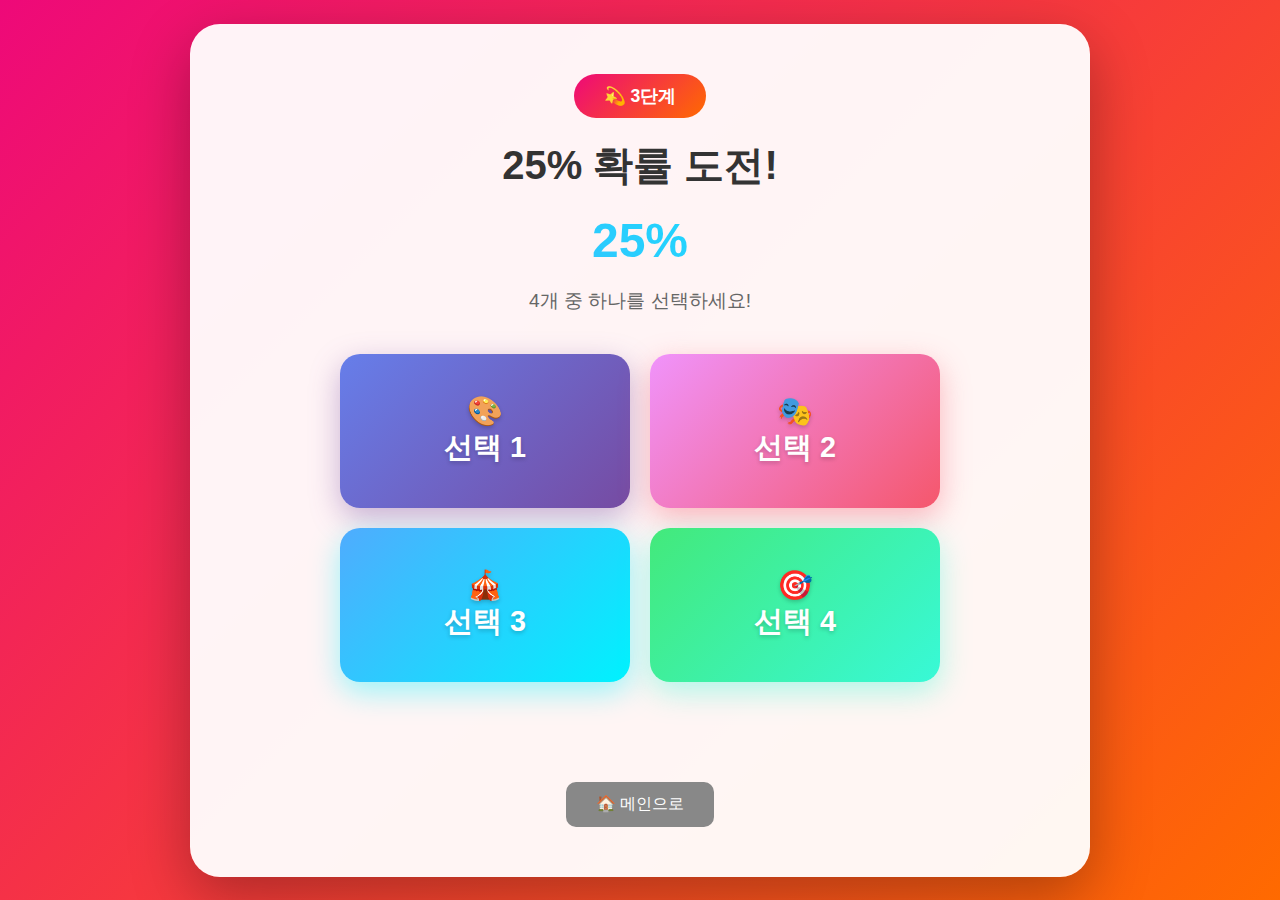
<file: myappgood/확률게임/cho3.html>
<!DOCTYPE html>
<html lang="ko">
<head>
    <meta charset="UTF-8">
    <meta name="viewport" content="width=device-width, initial-scale=1.0">
    <title>🎯 3단계 - 25% 도전</title>
    <style>
        * {
            margin: 0;
            padding: 0;
            box-sizing: border-box;
        }

        body {
            font-family: 'Segoe UI', Tahoma, Geneva, Verdana, sans-serif;
            background: linear-gradient(135deg, #ee0979 0%, #ff6a00 50%, #ffd89b 100%);
            background-size: 200% 200%;
            animation: gradientShift 10s ease infinite;
            min-height: 100vh;
            display: flex;
            justify-content: center;
            align-items: center;
            padding: 20px;
        }

        @keyframes gradientShift {
            0% { background-position: 0% 50%; }
            50% { background-position: 100% 50%; }
            100% { background-position: 0% 50%; }
        }

        .container {
            background: rgba(255, 255, 255, 0.95);
            border-radius: 30px;
            padding: 50px;
            box-shadow: 0 20px 60px rgba(0, 0, 0, 0.3);
            text-align: center;
            max-width: 900px;
            width: 100%;
            animation: fadeIn 0.8s ease-out;
        }

        @keyframes fadeIn {
            from { opacity: 0; transform: scale(0.9); }
            to { opacity: 1; transform: scale(1); }
        }

        .stage-badge {
            display: inline-block;
            background: linear-gradient(135deg, #ee0979, #ff6a00);
            color: white;
            padding: 10px 30px;
            border-radius: 50px;
            font-weight: bold;
            margin-bottom: 20px;
            font-size: 1.1em;
        }

        h1 {
            font-size: 2.5em;
            margin-bottom: 15px;
            color: #333;
        }

        .probability {
            font-size: 3em;
            font-weight: bold;
            background: linear-gradient(45deg, #4facfe, #00f2fe);
            -webkit-background-clip: text;
            -webkit-text-fill-color: transparent;
            background-clip: text;
            margin: 20px 0;
        }

        .instruction {
            font-size: 1.2em;
            color: #666;
            margin-bottom: 40px;
        }

        .button-container {
            display: grid;
            grid-template-columns: repeat(2, 1fr);
            gap: 20px;
            margin-top: 30px;
            max-width: 600px;
            margin-left: auto;
            margin-right: auto;
        }

        .choice-btn {
            padding: 40px 20px;
            font-size: 1.8em;
            font-weight: bold;
            border: none;
            border-radius: 20px;
            cursor: pointer;
            transition: all 0.3s ease;
            color: white;
            text-shadow: 0 2px 4px rgba(0, 0, 0, 0.2);
            position: relative;
            overflow: hidden;
        }

        .choice-btn::before {
            content: '';
            position: absolute;
            top: 50%;
            left: 50%;
            width: 0;
            height: 0;
            border-radius: 50%;
            background: rgba(255, 255, 255, 0.3);
            transform: translate(-50%, -50%);
            transition: width 0.6s, height 0.6s;
        }

        .choice-btn:hover::before {
            width: 400px;
            height: 400px;
        }

        .choice-btn:hover {
            transform: translateY(-10px) scale(1.05);
        }

        .btn-1 {
            background: linear-gradient(135deg, #667eea, #764ba2);
            box-shadow: 0 10px 30px rgba(118, 75, 162, 0.4);
        }

        .btn-1:hover {
            box-shadow: 0 15px 40px rgba(118, 75, 162, 0.6);
        }

        .btn-2 {
            background: linear-gradient(135deg, #f093fb, #f5576c);
            box-shadow: 0 10px 30px rgba(245, 87, 108, 0.4);
        }

        .btn-2:hover {
            box-shadow: 0 15px 40px rgba(245, 87, 108, 0.6);
        }

        .btn-3 {
            background: linear-gradient(135deg, #4facfe, #00f2fe);
            box-shadow: 0 10px 30px rgba(0, 242, 254, 0.4);
        }

        .btn-3:hover {
            box-shadow: 0 15px 40px rgba(0, 242, 254, 0.6);
        }

        .btn-4 {
            background: linear-gradient(135deg, #43e97b, #38f9d7);
            box-shadow: 0 10px 30px rgba(56, 249, 215, 0.4);
        }

        .btn-4:hover {
            box-shadow: 0 15px 40px rgba(56, 249, 215, 0.6);
        }

        .result {
            margin-top: 30px;
            font-size: 1.5em;
            font-weight: bold;
            min-height: 40px;
        }

        .success {
            color: #38ef7d;
            animation: successPulse 0.5s ease;
        }

        .fail {
            color: #f5576c;
            animation: shake 0.5s ease;
        }

        @keyframes successPulse {
            0%, 100% { transform: scale(1); }
            50% { transform: scale(1.2); }
        }

        @keyframes shake {
            0%, 100% { transform: translateX(0); }
            25% { transform: translateX(-10px); }
            75% { transform: translateX(10px); }
        }

        .home-btn {
            margin-top: 30px;
            padding: 12px 30px;
            font-size: 1em;
            background: #888;
            color: white;
            border: none;
            border-radius: 10px;
            cursor: pointer;
            transition: all 0.3s ease;
        }

        .home-btn:hover {
            background: #666;
            transform: translateY(-2px);
        }
    </style>
</head>
<body>
    <div class="container">
        <div class="stage-badge">💫 3단계</div>
        <h1>25% 확률 도전!</h1>
        <div class="probability">25%</div>
        <p class="instruction">4개 중 하나를 선택하세요!</p>
        
        <div class="button-container">
            <button class="choice-btn btn-1" onclick="checkAnswer(1)">🎨<br>선택 1</button>
            <button class="choice-btn btn-2" onclick="checkAnswer(2)">🎭<br>선택 2</button>
            <button class="choice-btn btn-3" onclick="checkAnswer(3)">🎪<br>선택 3</button>
            <button class="choice-btn btn-4" onclick="checkAnswer(4)">🎯<br>선택 4</button>
        </div>
        
        <div class="result" id="result"></div>
        <button class="home-btn" onclick="location.href='../../index.html'">🏠 메인으로</button>
    </div>

    <script>
        const correctAnswer = Math.floor(Math.random() * 4) + 1;
        
        function checkAnswer(choice) {
            const resultDiv = document.getElementById('result');
            const buttons = document.querySelectorAll('.choice-btn');
            
            buttons.forEach(btn => btn.disabled = true);
            
            if (choice === correctAnswer) {
                resultDiv.className = 'result success';
                resultDiv.innerHTML = '🎉 대단합니다! 다음 단계로 이동합니다...';
                
                setTimeout(() => {
                    location.href = 'cho4.html';
                }, 2000);
            } else {
                resultDiv.className = 'result fail';
                resultDiv.innerHTML = '😢 아쉽게 실패했습니다! 이전 단계로 돌아갑니다!';
                
                setTimeout(() => {
                    location.href = 'cho2.html';
                }, 2000);
            }
        }
    </script>
</body>
</html>
</file>
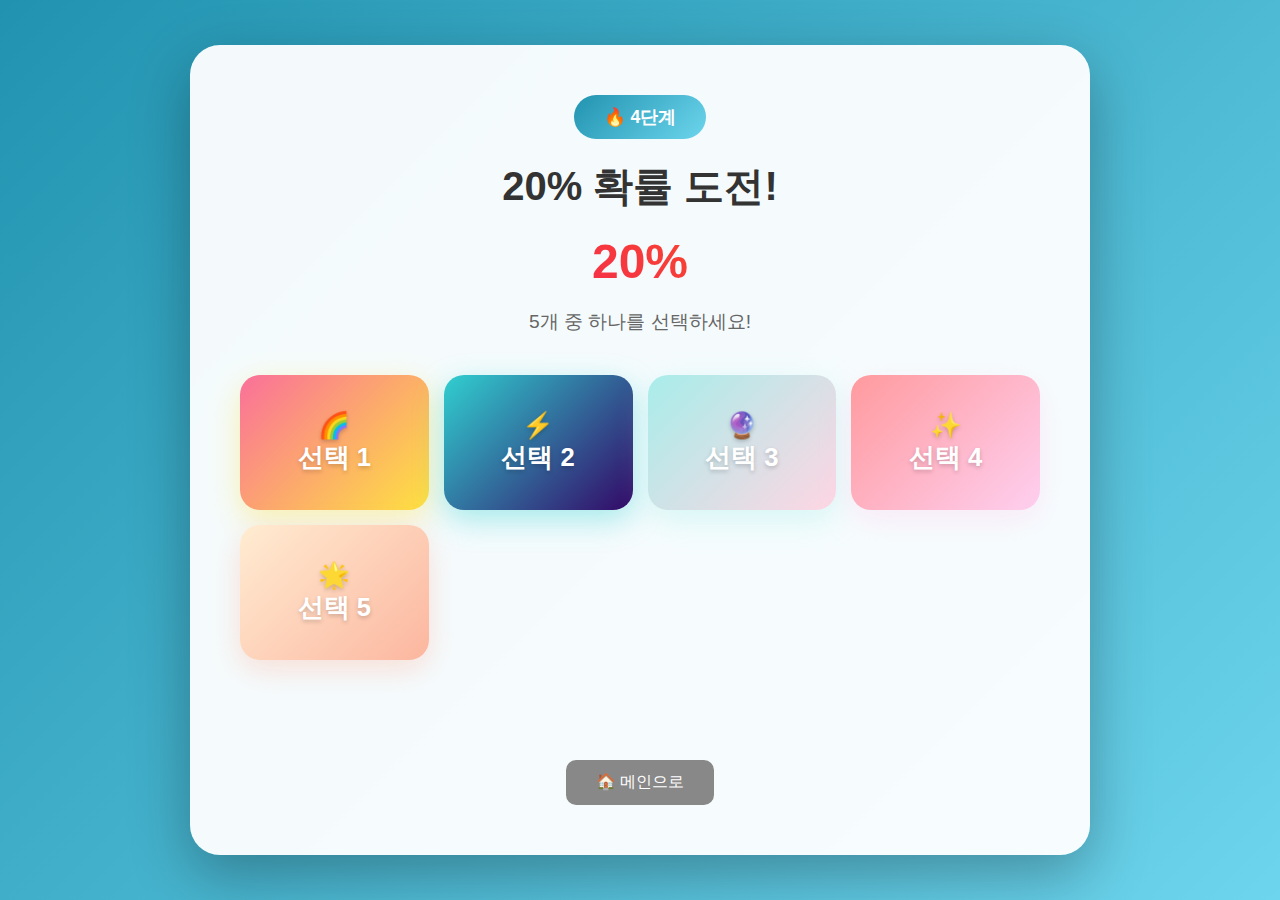
<file: myappgood/확률게임/cho4.html>
<!DOCTYPE html>
<html lang="ko">
<head>
    <meta charset="UTF-8">
    <meta name="viewport" content="width=device-width, initial-scale=1.0">
    <meta name="google-adsense-account" content="ca-pub-1730995506059861">
    <script async src="https://pagead2.googlesyndication.com/pagead/js/adsbygoogle.js?client=ca-pub-1730995506059861"
     crossorigin="anonymous"></script>
    <title>🎯 4단계 - 20% 도전</title>
    <style>
        * {
            margin: 0;
            padding: 0;
            box-sizing: border-box;
        }

        body {
            font-family: 'Segoe UI', Tahoma, Geneva, Verdana, sans-serif;
            background: linear-gradient(135deg, #2193b0 0%, #6dd5ed 50%, #d299c2 100%);
            background-size: 200% 200%;
            animation: gradientShift 10s ease infinite;
            min-height: 100vh;
            display: flex;
            justify-content: center;
            align-items: center;
            padding: 20px;
        }

        @keyframes gradientShift {
            0% { background-position: 0% 50%; }
            50% { background-position: 100% 50%; }
            100% { background-position: 0% 50%; }
        }

        .container {
            background: rgba(255, 255, 255, 0.95);
            border-radius: 30px;
            padding: 50px;
            box-shadow: 0 20px 60px rgba(0, 0, 0, 0.3);
            text-align: center;
            max-width: 900px;
            width: 100%;
            animation: fadeIn 0.8s ease-out;
        }

        @keyframes fadeIn {
            from { opacity: 0; transform: scale(0.9); }
            to { opacity: 1; transform: scale(1); }
        }

        .stage-badge {
            display: inline-block;
            background: linear-gradient(135deg, #2193b0, #6dd5ed);
            color: white;
            padding: 10px 30px;
            border-radius: 50px;
            font-weight: bold;
            margin-bottom: 20px;
            font-size: 1.1em;
        }

        h1 {
            font-size: 2.5em;
            margin-bottom: 15px;
            color: #333;
        }

        .probability {
            font-size: 3em;
            font-weight: bold;
            background: linear-gradient(45deg, #ee0979, #ff6a00);
            -webkit-background-clip: text;
            -webkit-text-fill-color: transparent;
            background-clip: text;
            margin: 20px 0;
        }

        .instruction {
            font-size: 1.2em;
            color: #666;
            margin-bottom: 40px;
        }

        .button-container {
            display: grid;
            grid-template-columns: repeat(auto-fit, minmax(150px, 1fr));
            gap: 15px;
            margin-top: 30px;
            max-width: 800px;
            margin-left: auto;
            margin-right: auto;
        }

        .choice-btn {
            padding: 35px 15px;
            font-size: 1.6em;
            font-weight: bold;
            border: none;
            border-radius: 20px;
            cursor: pointer;
            transition: all 0.3s ease;
            color: white;
            text-shadow: 0 2px 4px rgba(0, 0, 0, 0.2);
            position: relative;
            overflow: hidden;
        }

        .choice-btn::before {
            content: '';
            position: absolute;
            top: 50%;
            left: 50%;
            width: 0;
            height: 0;
            border-radius: 50%;
            background: rgba(255, 255, 255, 0.3);
            transform: translate(-50%, -50%);
            transition: width 0.6s, height 0.6s;
        }

        .choice-btn:hover::before {
            width: 400px;
            height: 400px;
        }

        .choice-btn:hover {
            transform: translateY(-10px) scale(1.05);
        }

        .btn-1 {
            background: linear-gradient(135deg, #fa709a, #fee140);
            box-shadow: 0 10px 30px rgba(254, 225, 64, 0.4);
        }

        .btn-2 {
            background: linear-gradient(135deg, #30cfd0, #330867);
            box-shadow: 0 10px 30px rgba(48, 207, 208, 0.4);
        }

        .btn-3 {
            background: linear-gradient(135deg, #a8edea, #fed6e3);
            box-shadow: 0 10px 30px rgba(168, 237, 234, 0.4);
        }

        .btn-4 {
            background: linear-gradient(135deg, #ff9a9e, #fecfef);
            box-shadow: 0 10px 30px rgba(254, 207, 239, 0.4);
        }

        .btn-5 {
            background: linear-gradient(135deg, #ffecd2, #fcb69f);
            box-shadow: 0 10px 30px rgba(252, 182, 159, 0.4);
        }

        .result {
            margin-top: 30px;
            font-size: 1.5em;
            font-weight: bold;
            min-height: 40px;
        }

        .success {
            color: #38ef7d;
            animation: successPulse 0.5s ease;
        }

        .fail {
            color: #f5576c;
            animation: shake 0.5s ease;
        }

        @keyframes successPulse {
            0%, 100% { transform: scale(1); }
            50% { transform: scale(1.2); }
        }

        @keyframes shake {
            0%, 100% { transform: translateX(0); }
            25% { transform: translateX(-10px); }
            75% { transform: translateX(10px); }
        }

        .home-btn {
            margin-top: 30px;
            padding: 12px 30px;
            font-size: 1em;
            background: #888;
            color: white;
            border: none;
            border-radius: 10px;
            cursor: pointer;
            transition: all 0.3s ease;
        }

        .home-btn:hover {
            background: #666;
            transform: translateY(-2px);
        }

        @media (max-width: 768px) {
            .container {
                padding: 30px;
            }
            h1 {
                font-size: 2em;
            }
            .subtitle, .instruction {
                font-size: 1em;
                margin-bottom: 30px;
            }
            .probability {
                font-size: 2.5em;
            }
            .mode-btn, .choice-btn {
                padding: 20px;
                font-size: 1.2em;
            }
            .button-container {
                grid-template-columns: 1fr;
                flex-direction: column;
                gap: 15px;
            }
            .choice-btn {
                max-width: 100%;
            }
        }

        @media (max-width: 480px) {
            .container {
                padding: 20px;
            }
            h1 {
                font-size: 1.8em;
            }
            .probability {
                font-size: 2em;
            }
            .mode-btn, .choice-btn {
                padding: 15px;
                font-size: 1em;
            }
            .stage-badge {
                font-size: 1em;
                padding: 8px 20px;
            }
        }
    </style>
</head>
<body>
    <div class="container">
        <div class="stage-badge">🔥 4단계</div>
        <h1>20% 확률 도전!</h1>
        <div class="probability">20%</div>
        <p class="instruction">5개 중 하나를 선택하세요!</p>
        
        <div class="button-container">
            <button class="choice-btn btn-1" onclick="checkAnswer(1)">🌈<br>선택 1</button>
            <button class="choice-btn btn-2" onclick="checkAnswer(2)">⚡<br>선택 2</button>
            <button class="choice-btn btn-3" onclick="checkAnswer(3)">🔮<br>선택 3</button>
            <button class="choice-btn btn-4" onclick="checkAnswer(4)">✨<br>선택 4</button>
            <button class="choice-btn btn-5" onclick="checkAnswer(5)">🌟<br>선택 5</button>
        </div>
        
        <div class="result" id="result"></div>
        <button class="home-btn" onclick="location.href='../../index.html'">🏠 메인으로</button>
    </div>

    <script>
        const correctAnswer = Math.floor(Math.random() * 5) + 1;
        
        function checkAnswer(choice) {
            const resultDiv = document.getElementById('result');
            const buttons = document.querySelectorAll('.choice-btn');
            
            buttons.forEach(btn => btn.disabled = true);
            
            if (choice === correctAnswer) {
                resultDiv.className = 'result success';
                resultDiv.innerHTML = '🎉 놀랍습니다! 마지막 단계로 이동합니다...';
                
                setTimeout(() => {
                    location.href = 'cho5.html';
                }, 2000);
            } else {
                resultDiv.className = 'result fail';
                resultDiv.innerHTML = '😢 아쉽게 실패했습니다! 이전 단계로 돌아갑니다!';
                
                setTimeout(() => {
                    location.href = 'cho3.html';
                }, 2000);
            }
        }
    </script>
</body>
</html>
</file>
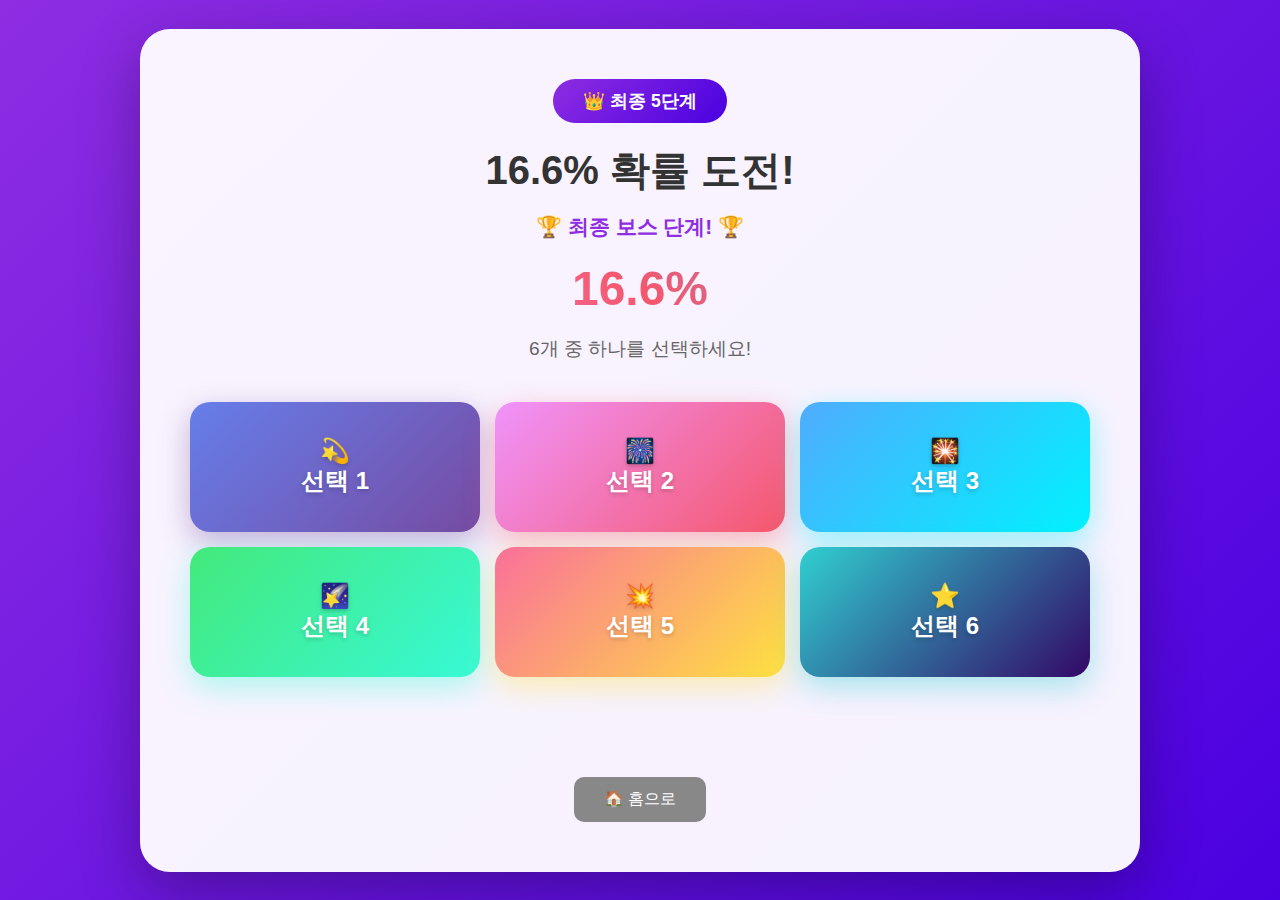
<file: myappgood/확률게임/cho5.html>
<!DOCTYPE html>
<html lang="ko">
<head>
    <meta charset="UTF-8">
    <meta name="viewport" content="width=device-width, initial-scale=1.0">
    <title>🎯 5단계 - 16.6% 최종 도전</title>
    <style>
        * {
            margin: 0;
            padding: 0;
            box-sizing: border-box;
        }

        body {
            font-family: 'Segoe UI', Tahoma, Geneva, Verdana, sans-serif;
            background: linear-gradient(135deg, #8E2DE2 0%, #4A00E0 25%, #FF6EC4 50%, #7303c0 75%, #ec38bc 100%);
            background-size: 400% 400%;
            animation: gradientShift 15s ease infinite;
            min-height: 100vh;
            display: flex;
            justify-content: center;
            align-items: center;
            padding: 20px;
        }

        @keyframes gradientShift {
            0% { background-position: 0% 50%; }
            50% { background-position: 100% 50%; }
            100% { background-position: 0% 50%; }
        }

        .container {
            background: rgba(255, 255, 255, 0.95);
            border-radius: 30px;
            padding: 50px;
            box-shadow: 0 20px 60px rgba(0, 0, 0, 0.3);
            text-align: center;
            max-width: 1000px;
            width: 100%;
            animation: fadeIn 0.8s ease-out;
        }

        @keyframes fadeIn {
            from { opacity: 0; transform: scale(0.9); }
            to { opacity: 1; transform: scale(1); }
        }

        .stage-badge {
            display: inline-block;
            background: linear-gradient(135deg, #8E2DE2, #4A00E0);
            color: white;
            padding: 10px 30px;
            border-radius: 50px;
            font-weight: bold;
            margin-bottom: 20px;
            font-size: 1.1em;
            animation: glow 2s ease-in-out infinite;
        }

        @keyframes glow {
            0%, 100% { box-shadow: 0 0 20px rgba(142, 45, 226, 0.5); }
            50% { box-shadow: 0 0 30px rgba(142, 45, 226, 0.8); }
        }

        h1 {
            font-size: 2.5em;
            margin-bottom: 15px;
            color: #333;
        }

        .final-challenge {
            font-size: 1.3em;
            color: #8E2DE2;
            font-weight: bold;
            margin-bottom: 20px;
            animation: pulse 1.5s ease-in-out infinite;
        }

        @keyframes pulse {
            0%, 100% { opacity: 1; }
            50% { opacity: 0.7; }
        }

        .probability {
            font-size: 3em;
            font-weight: bold;
            background: linear-gradient(45deg, #f093fb, #f5576c, #4facfe);
            -webkit-background-clip: text;
            -webkit-text-fill-color: transparent;
            background-clip: text;
            margin: 20px 0;
        }

        .instruction {
            font-size: 1.2em;
            color: #666;
            margin-bottom: 40px;
        }

        .button-container {
            display: grid;
            grid-template-columns: repeat(3, 1fr);
            gap: 15px;
            margin-top: 30px;
            max-width: 900px;
            margin-left: auto;
            margin-right: auto;
        }

        .choice-btn {
            padding: 35px 15px;
            font-size: 1.5em;
            font-weight: bold;
            border: none;
            border-radius: 20px;
            cursor: pointer;
            transition: all 0.3s ease;
            color: white;
            text-shadow: 0 2px 4px rgba(0, 0, 0, 0.2);
            position: relative;
            overflow: hidden;
        }

        .choice-btn::before {
            content: '';
            position: absolute;
            top: 50%;
            left: 50%;
            width: 0;
            height: 0;
            border-radius: 50%;
            background: rgba(255, 255, 255, 0.3);
            transform: translate(-50%, -50%);
            transition: width 0.6s, height 0.6s;
        }

        .choice-btn:hover::before {
            width: 400px;
            height: 400px;
        }

        .choice-btn:hover {
            transform: translateY(-10px) scale(1.05);
        }

        .btn-1 {
            background: linear-gradient(135deg, #667eea, #764ba2);
            box-shadow: 0 10px 30px rgba(118, 75, 162, 0.4);
        }

        .btn-2 {
            background: linear-gradient(135deg, #f093fb, #f5576c);
            box-shadow: 0 10px 30px rgba(245, 87, 108, 0.4);
        }

        .btn-3 {
            background: linear-gradient(135deg, #4facfe, #00f2fe);
            box-shadow: 0 10px 30px rgba(0, 242, 254, 0.4);
        }

        .btn-4 {
            background: linear-gradient(135deg, #43e97b, #38f9d7);
            box-shadow: 0 10px 30px rgba(56, 249, 215, 0.4);
        }

        .btn-5 {
            background: linear-gradient(135deg, #fa709a, #fee140);
            box-shadow: 0 10px 30px rgba(254, 225, 64, 0.4);
        }

        .btn-6 {
            background: linear-gradient(135deg, #30cfd0, #330867);
            box-shadow: 0 10px 30px rgba(48, 207, 208, 0.4);
        }

        .result {
            margin-top: 30px;
            font-size: 1.5em;
            font-weight: bold;
            min-height: 40px;
        }

        .success {
            color: #38ef7d;
            animation: successPulse 0.5s ease;
        }

        .fail {
            color: #f5576c;
            animation: shake 0.5s ease;
        }

        @keyframes successPulse {
            0%, 100% { transform: scale(1); }
            50% { transform: scale(1.2); }
        }

        @keyframes shake {
            0%, 100% { transform: translateX(0); }
            25% { transform: translateX(-10px); }
            75% { transform: translateX(10px); }
        }

        .celebration {
            position: fixed;
            top: 0;
            left: 0;
            width: 100%;
            height: 100%;
            pointer-events: none;
            z-index: 1000;
        }

        .confetti {
            position: absolute;
            width: 10px;
            height: 10px;
            background: #f0f;
            animation: confettiFall 3s linear;
        }

        @keyframes confettiFall {
            to {
                transform: translateY(100vh) rotate(360deg);
                opacity: 0;
            }
        }

        .home-btn {
            margin-top: 30px;
            padding: 12px 30px;
            font-size: 1em;
            background: #888;
            color: white;
            border: none;
            border-radius: 10px;
            cursor: pointer;
            transition: all 0.3s ease;
        }

        .home-btn:hover {
            background: #666;
            transform: translateY(-2px);
        }

        .victory-message {
            margin-top: 30px;
            padding: 30px;
            background: linear-gradient(135deg, #667eea, #764ba2);
            border-radius: 20px;
            color: white;
            font-size: 1.8em;
            font-weight: bold;
            animation: victoryGlow 1s ease-in-out infinite;
        }

        @keyframes victoryGlow {
            0%, 100% { box-shadow: 0 0 30px rgba(102, 126, 234, 0.5); }
            50% { box-shadow: 0 0 50px rgba(102, 126, 234, 0.8); }
        }
    </style>
</head>
<body>
    <div class="celebration" id="celebration"></div>
    
    <div class="container">
        <div class="stage-badge">👑 최종 5단계</div>
        <h1>16.6% 확률 도전!</h1>
        <div class="final-challenge">🏆 최종 보스 단계! 🏆</div>
        <div class="probability">16.6%</div>
        <p class="instruction">6개 중 하나를 선택하세요!</p>
        
        <div class="button-container">
            <button class="choice-btn btn-1" onclick="checkAnswer(1)">💫<br>선택 1</button>
            <button class="choice-btn btn-2" onclick="checkAnswer(2)">🎆<br>선택 2</button>
            <button class="choice-btn btn-3" onclick="checkAnswer(3)">🎇<br>선택 3</button>
            <button class="choice-btn btn-4" onclick="checkAnswer(4)">🌠<br>선택 4</button>
            <button class="choice-btn btn-5" onclick="checkAnswer(5)">💥<br>선택 5</button>
            <button class="choice-btn btn-6" onclick="checkAnswer(6)">⭐<br>선택 6</button>
        </div>
        
        <div class="result" id="result"></div>
        <button class="home-btn" onclick="location.href='main.html'">🏠 홈으로</button>
    </div>

    <script>
        const correctAnswer = Math.floor(Math.random() * 6) + 1;
        
        function createConfetti() {
            const celebration = document.getElementById('celebration');
            const colors = ['#667eea', '#764ba2', '#f093fb', '#f5576c', '#4facfe', '#00f2fe', '#43e97b', '#38f9d7'];
            
            for (let i = 0; i < 100; i++) {
                setTimeout(() => {
                    const confetti = document.createElement('div');
                    confetti.className = 'confetti';
                    confetti.style.left = Math.random() * 100 + '%';
                    confetti.style.background = colors[Math.floor(Math.random() * colors.length)];
                    confetti.style.animationDelay = Math.random() * 0.5 + 's';
                    celebration.appendChild(confetti);
                    
                    setTimeout(() => confetti.remove(), 3000);
                }, i * 30);
            }
        }
        
        function checkAnswer(choice) {
            const resultDiv = document.getElementById('result');
            const buttons = document.querySelectorAll('.choice-btn');
            const container = document.querySelector('.container');
            
            buttons.forEach(btn => btn.disabled = true);
            
            if (choice === correctAnswer) {
                resultDiv.innerHTML = '';
                const victoryMsg = document.createElement('div');
                victoryMsg.className = 'victory-message';
                victoryMsg.innerHTML = `
                    🎊🎉 축하합니다! 🎉🎊<br>
                    <div style="font-size: 0.6em; margin-top: 15px;">
                        모든 단계를 완료했습니다!<br>
                        당신은 진정한 확률의 달인입니다!
                    </div>
                `;
                container.appendChild(victoryMsg);
                
                createConfetti();
                
                setTimeout(() => {
                    if (confirm('🎉 모든 단계를 완료했습니다! 처음부터 다시 도전하시겠습니까?')) {
                        location.href = 'main.html';
                    }
                }, 3000);
            } else {
                resultDiv.className = 'result fail';
                resultDiv.innerHTML = '😢 아쉽게 실패했습니다! 이전 단계로 돌아갑니다!';
                
                setTimeout(() => {
                    location.href = 'cho4.html';
                }, 2000);
            }
        }
    </script>
</body>
</html>
</file>
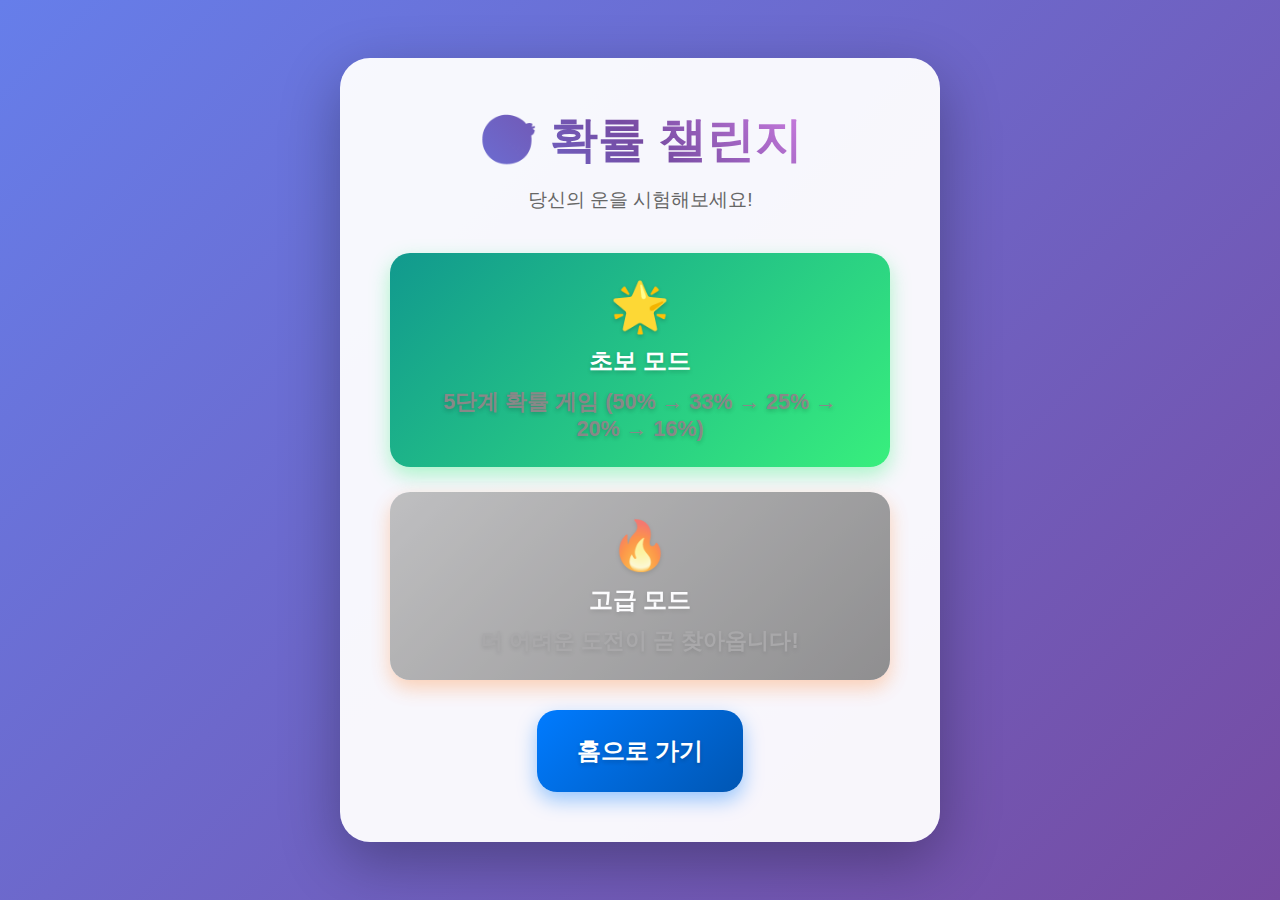
<file: myappgood/확률게임/probability_game_main.html>
<!DOCTYPE html>
<html lang="ko">
<head>
    <meta charset="UTF-8">
    <meta name="viewport" content="width=device-width, initial-scale=1.0">
    <meta name="google-adsense-account" content="ca-pub-1730995506059861">
    <script async src="https://pagead2.googlesyndication.com/pagead/js/adsbygoogle.js?client=ca-pub-1730995506059861"
     crossorigin="anonymous"></script>
    <title>🎯 확률 챌린지</title>
    <style>
        * {
            margin: 0;
            padding: 0;
            box-sizing: border-box;
        }

        body {
            font-family: 'Segoe UI', Tahoma, Geneva, Verdana, sans-serif;
            background: linear-gradient(135deg, #667eea 0%, #764ba2 25%, #f093fb 50%, #4facfe 75%, #00f2fe 100%);
            background-size: 400% 400%;
            animation: gradientShift 15s ease infinite;
            min-height: 100vh;
            display: flex;
            justify-content: center;
            align-items: center;
            padding: 20px;
        }

        @keyframes gradientShift {
            0% { background-position: 0% 50%; }
            50% { background-position: 100% 50%; }
            100% { background-position: 0% 50%; }
        }

        .container {
            background: rgba(255, 255, 255, 0.95);
            border-radius: 30px;
            padding: 50px;
            box-shadow: 0 20px 60px rgba(0, 0, 0, 0.3);
            text-align: center;
            max-width: 600px;
            width: 100%;
            animation: fadeIn 0.8s ease-out;
        }

        @keyframes fadeIn {
            from {
                opacity: 0;
                transform: translateY(-20px);
            }
            to {
                opacity: 1;
                transform: translateY(0);
            }
        }

        h1 {
            font-size: 3em;
            margin-bottom: 15px;
            background: linear-gradient(45deg, #667eea, #764ba2, #f093fb);
            -webkit-background-clip: text;
            -webkit-text-fill-color: transparent;
            background-clip: text;
            animation: titlePulse 2s ease-in-out infinite;
        }

        @keyframes titlePulse {
            0%, 100% { transform: scale(1); }
            50% { transform: scale(1.05); }
        }

        .subtitle {
            font-size: 1.2em;
            color: #666;
            margin-bottom: 40px;
        }

        .mode-selection {
            display: flex;
            flex-direction: column;
            gap: 25px;
            margin-top: 30px;
        }

        .mode-btn {
            padding: 25px 40px;
            font-size: 1.5em;
            font-weight: bold;
            border: none;
            border-radius: 20px;
            cursor: pointer;
            transition: all 0.3s ease;
            position: relative;
            overflow: hidden;
            color: white;
            text-shadow: 0 2px 4px rgba(0, 0, 0, 0.2);
        }

        .mode-btn::before {
            content: '';
            position: absolute;
            top: 50%;
            left: 50%;
            width: 0;
            height: 0;
            border-radius: 50%;
            background: rgba(255, 255, 255, 0.3);
            transform: translate(-50%, -50%);
            transition: width 0.6s, height 0.6s;
        }

        .mode-btn:hover::before {
            width: 300px;
            height: 300px;
        }

        .beginner-btn {
            background: linear-gradient(135deg, #11998e, #38ef7d);
            box-shadow: 0 8px 20px rgba(56, 239, 125, 0.4);
        }

        .beginner-btn:hover {
            transform: translateY(-5px);
            box-shadow: 0 12px 30px rgba(56, 239, 125, 0.6);
        }

        .advanced-btn {
            background: linear-gradient(135deg, #ee0979, #ff6a00);
            box-shadow: 0 8px 20px rgba(255, 106, 0, 0.4);
        }

        .advanced-btn:hover {
            transform: translateY(-5px);
            box-shadow: 0 12px 30px rgba(255, 106, 0, 0.6);
        }

        .mode-description {
            font-size: 0.9em;
            color: #888;
            margin-top: 10px;
        }

        .emoji {
            font-size: 2em;
            display: block;
            margin-bottom: 10px;
        }

        .coming-soon {
            background: linear-gradient(135deg, #a8a8a8, #636363);
            cursor: not-allowed;
            opacity: 0.7;
        }

        .coming-soon:hover {
            transform: none;
            box-shadow: 0 8px 20px rgba(99, 99, 99, 0.4);
        }
    </style>
</head>
<body>
    <div class="container">
        <h1>🎯 확률 챌린지</h1>
        <p class="subtitle">당신의 운을 시험해보세요!</p>
        
        <div class="mode-selection">
            <button class="mode-btn beginner-btn" onclick="location.href='cho1.html'">
                <span class="emoji">🌟</span>
                초보 모드
                <div class="mode-description">5단계 확률 게임 (50% → 33% → 25% → 20% → 16%)</div>
            </button>
            
            <button class="mode-btn advanced-btn coming-soon" onclick="alert('🚀 고급 모드는 곧 출시됩니다!')">
                <span class="emoji">🔥</span>
                고급 모드
                <div class="mode-description">더 어려운 도전이 곧 찾아옵니다!</div>
            </button>
        </div>
        <div style="margin-top: 30px;">
            <button class="mode-btn" onclick="location.href='../../index.html'" style="background: linear-gradient(135deg, #007bff, #0056b3); box-shadow: 0 8px 20px rgba(0, 123, 255, 0.4);">홈으로 가기</button>
        </div>
    </div>
</body>
</html>
</file>
<file: myappgood/news/css/style.css>
:root {
  --primary-color: #0070f3;
  --danger-color: #e02d2d;
  
  /* Light Theme */
  --text-color-light: #333;
  --light-text-color-light: #666;
  --background-color-light: #f4f4f9;
  --container-bg-light: #ffffff;
  --border-color-light: #eaeaea;
  --header-text-color-light: #000;
}

[data-theme='dark'] {
  --primary-color: #0070f3; /* Keep primary color same or adjust */
  --danger-color: #e02d2d;

  /* Dark Theme */
  --text-color-dark: #e0e0e0;
  --light-text-color-dark: #999;
  --background-color-dark: #121212;
  --container-bg-dark: #1e1e1e;
  --border-color-dark: #333;
  --header-text-color-dark: #fff;
}

/* Default to light theme variables */
:root {
  --text-color: var(--text-color-light);
  --light-text-color: var(--light-text-color-light);
  --background-color: var(--background-color-light);
  --container-bg: var(--container-bg-light);
  --border-color: var(--border-color-light);
  --header-text-color: var(--header-text-color-light);
}

[data-theme='dark'] {
  --text-color: var(--text-color-dark);
  --light-text-color: var(--light-text-color-dark);
  --background-color: var(--background-color-dark);
  --container-bg: var(--container-bg-dark);
  --border-color: var(--border-color-dark);
  --header-text-color: var(--header-text-color-dark);
}

* {
  box-sizing: border-box;
  margin: 0;
  padding: 0;
}

body {
  font-family: -apple-system, BlinkMacSystemFont, "Segoe UI", Roboto, Oxygen, Ubuntu, Cantarell, "Fira Sans", "Droid Sans", "Helvetica Neue", sans-serif;
  background-color: var(--background-color);
  color: var(--text-color);
  line-height: 1.6;
  transition: background-color 0.3s, color 0.3s;
}

.container {
  max-width: 800px;
  margin: 0 auto;
  padding: 20px;
}

.header {
  display: flex;
  justify-content: space-between;
  align-items: center;
  padding: 20px 0;
  border-bottom: 1px solid var(--border-color);
  margin-bottom: 25px;
  transition: border-color 0.3s;
}

.header h1 {
  font-size: 28px;
  font-weight: 700;
  color: var(--header-text-color);
}

.header h1 a {
  text-decoration: none;
  color: inherit;
}

.header-actions {
  display: flex;
  align-items: center;
  gap: 15px;
}

.translation-buttons {
  display: flex;
  gap: 5px;
  border: 1px solid var(--border-color);
  border-radius: 8px;
  padding: 4px;
}

.lang-button {
  background-color: transparent;
  border: none;
  padding: 6px 10px;
  cursor: pointer;
  border-radius: 6px;
  font-size: 13px;
  color: var(--light-text-color);
  transition: background-color 0.2s, color 0.2s;
}

.lang-button.active {
  background-color: var(--primary-color);
  color: white;
}

.theme-toggle-button {
  background: none;
  border: none;
  cursor: pointer;
  padding: 5px;
  display: flex;
  align-items: center;
  justify-content: center;
  color: var(--text-color);
}

#writeBtn {
  background-color: var(--primary-color);
  color: white;
  border: none;
  padding: 10px 16px;
  border-radius: 8px;
  font-size: 14px;
  font-weight: 500;
  cursor: pointer;
  transition: background-color 0.2s;
}

#writeBtn:hover {
  background-color: #0059c1;
}

.news-list {
  list-style: none;
}

.news-item {
  background-color: var(--container-bg);
  border-radius: 8px;
  margin-bottom: 15px;
  box-shadow: 0 2px 8px rgba(0,0,0,0.05);
  transition: box-shadow 0.2s, background-color 0.3s;
  border: 1px solid var(--border-color);
}

.news-item:hover {
  box-shadow: 0 4px 12px rgba(0,0,0,0.1);
}

.news-item a {
  display: block;
  padding: 20px;
  text-decoration: none;
  color: inherit;
}

.news-item-title {
  font-size: 18px;
  font-weight: 600;
  margin-bottom: 12px;
  color: var(--text-color);
}

.news-item-meta {
  display: flex;
  justify-content: space-between;
  align-items: center;
  font-size: 13px;
  color: var(--light-text-color);
}

.news-item-views {
  display: flex;
  align-items: center;
}

.news-item-views svg {
  margin-right: 6px;
  vertical-align: middle;
}

/* Article & Form containers */
.article-detail, .form-container {
  background-color: var(--container-bg);
  border: 1px solid var(--border-color);
  border-radius: 8px;
  padding: 30px;
  box-shadow: 0 2px 10px rgba(0,0,0,0.05);
  margin-bottom: 30px;
  transition: background-color 0.3s, border-color 0.3s;
}

.article-title, .page-title {
  font-size: 32px;
  font-weight: 700;
  color: var(--text-color);
  margin-bottom: 25px;
  line-height: 1.3;
}

.page-title {
  margin-bottom: 20px;
}

.article-meta {
  display: flex;
  flex-wrap: wrap; /* Allow wrapping on smaller screens */
  gap: 20px; /* Spacing between date, views and tags */
  align-items: center;
  font-size: 14px;
  color: var(--light-text-color);
  margin-bottom: 25px;
  padding-bottom: 15px;
  border-bottom: 1px dashed var(--border-color);
  transition: border-color 0.3s;
}

.article-date {
  /* No special style needed, inherits from article-meta */
}

.article-views {
  display: flex;
  align-items: center;
}

.article-tags {
  background-color: #e0f2fe;
  color: #0288d1;
  padding: 5px 10px;
  border-radius: 5px;
  font-weight: 500;
}

[data-theme='dark'] .article-tags {
  background-color: #01579b;
  color: #b3e5fc;
}

.article-content {
  font-size: 16px;
  color: var(--text-color);
  line-height: 1.8;
  margin-bottom: 30px;
}

.article-actions {
  display: flex;
  justify-content: flex-end;
  gap: 10px;
  margin-top: 20px;
}

.action-button {
  padding: 10px 18px;
  border-radius: 8px;
  font-size: 15px;
  font-weight: 500;
  cursor: pointer;
  transition: background-color 0.2s, color 0.2s, border-color 0.2s;
  border: 1px solid transparent;
  text-decoration: none;
  text-align: center;
  display: inline-block;
}

.list-button {
  background-color: var(--light-text-color);
  color: var(--background-color);
  border-color: var(--light-text-color);
  margin-right: auto;
}

.edit-button {
  background-color: transparent;
  color: var(--text-color);
  border-color: var(--border-color);
}

.delete-button {
  background-color: var(--danger-color);
  color: white;
}

/* Form Styles */
.form-group label {
  display: block;
  font-size: 16px;
  font-weight: 600;
  margin-bottom: 8px;
  color: var(--text-color);
}

.form-group input[type="text"],
.form-group textarea {
  width: 100%;
  padding: 12px;
  font-size: 15px;
  border: 1px solid var(--border-color);
  border-radius: 6px;
  font-family: inherit;
  transition: border-color 0.2s, box-shadow 0.2s, background-color 0.3s, color 0.3s;
  background-color: var(--container-bg);
  color: var(--text-color);
}

.form-group input[type="text"]:focus,
.form-group textarea:focus {
  outline: none;
  border-color: var(--primary-color);
  box-shadow: 0 0 0 3px rgba(0, 112, 243, 0.2);
}

#submit {
  background-color: var(--primary-color);
  color: white;
}

.footer {
  text-align: center;
  padding: 40px 20px;
  color: var(--light-text-color);
  font-size: 14px;
  transition: color 0.3s;
}

@media (max-width: 700px) {
  .header h1 {
    font-size: 24px;
  }
  .header-actions {
    gap: 8px;
  }
  #writeBtn {
    padding: 8px 12px;
    font-size: 13px;
  }
  .lang-button {
    padding: 5px 8px;
    font-size: 12px;
  }
  .article-title, .page-title {
    font-size: 26px;
  }
}
</file>
<file: myappgood/로또생성기/style.css>
:root {
            --bg: #f2f4f7;
            --card: #ffffff;
            --text: #222;
            --subtext: #555;
            --desc: #6b7280;
        }

        body.dark {
            --bg: #0f172a;
            --card: #1e293b;
            --text: #f1f5f9;
            --subtext: #cbd5f5;
            --desc: #9ca3af;
        }

        body {
            margin: 0;
            font-family: "Noto Sans KR", Arial, sans-serif;
            background: var(--bg);
            min-height: 100vh;
            display: flex;
            justify-content: center;
            align-items: center;
        }

        .container {
            background: var(--card);
            width: 100%;
            max-width: 480px;
            margin: 20px;
            border-radius: 18px;
            padding: 24px;
            box-shadow: 0 15px 40px rgba(0,0,0,0.25);
        }

        .top {
            display: flex;
            justify-content: space-between;
            align-items: center;
            margin-bottom: 16px;
        }

        h1 {
            font-size: 20px;
            color: var(--text);
        }

        .buttons {
            display: flex;
            gap: 8px;
        }

        .mode-btn, .refresh-btn, .home-btn {
            background: none;
            border: 2px solid var(--subtext);
            border-radius: 20px;
            padding: 6px 12px;
            cursor: pointer;
            font-size: 13px;
            color: var(--text);
        }

        .home-btn {
            background: var(--subtext);
            color: var(--card);
        }

        .results {
            margin-top: 10px;
        }

        .game {
            background: rgba(0,0,0,0.05);
            padding: 14px;
            border-radius: 12px;
            margin-bottom: 14px;
        }

        body.dark .game {
            background: rgba(255,255,255,0.05);
        }

        .game-title {
            color: var(--subtext);
            font-size: 14px;
            margin-bottom: 6px;
            font-weight: bold;
        }

        .game-desc {
            font-size: 13px;
            line-height: 1.6;
            color: var(--desc);
            margin-bottom: 10px;
            font-style: italic;
        }

        .numbers {
            display: flex;
            flex-wrap: wrap;
            gap: 8px;
        }

        .ball {
            width: 36px;
            height: 36px;
            border-radius: 50%;
            display: flex;
            align-items: center;
            justify-content: center;
            color: #fff;
            font-weight: bold;
            font-size: 14px;
        }

        .yellow { background: #fbc400; }
        .blue   { background: #2a6edb; }
        .red    { background: #e53935; }
        .gray   { background: #8e8e8e; }
        .green  { background: #43a047; }

        footer {
            margin-top: 10px;
            text-align: center;
            font-size: 12px;
            color: var(--subtext);
        }

        @media (max-width: 420px) {
            h1 { font-size: 18px; }
            .ball { width: 32px; height: 32px; font-size: 13px; }
        }
</file>
<file: myappgood/점심메뉴룰렛/style.css>
* {
    margin: 0;
    padding: 0;
    box-sizing: border-box;
}

body {
    font-family: -apple-system, BlinkMacSystemFont, 'Segoe UI', sans-serif;
    background: linear-gradient(135deg, #667eea 0%, #764ba2 100%);
    min-height: 100vh;
    display: flex;
    justify-content: center;
    align-items: center;
    padding: 20px;
}

.container {
    background: white;
    border-radius: 24px;
    padding: 40px;
    box-shadow: 0 20px 60px rgba(0, 0, 0, 0.3);
    max-width: 500px;
    width: 100%;
    text-align: center;
}

h1 {
    font-size: 2.5rem;
    margin-bottom: 10px;
    color: #333;
}

.subtitle {
    color: #666;
    margin-bottom: 40px;
    font-size: 0.95rem;
}

.roulette-container {
    position: relative;
    width: 300px;
    height: 300px;
    margin: 0 auto 30px;
}

canvas {
    border-radius: 50%;
    box-shadow: 0 10px 30px rgba(0, 0, 0, 0.2);
}

.pointer {
    position: absolute;
    top: -15px;
    left: 50%;
    transform: translateX(-50%);
    width: 0;
    height: 0;
    border-left: 15px solid transparent;
    border-right: 15px solid transparent;
    border-top: 30px solid #ff6b6b;
    filter: drop-shadow(0 3px 6px rgba(0, 0, 0, 0.3));
    z-index: 10;
}

.center-circle {
    position: absolute;
    top: 50%;
    left: 50%;
    transform: translate(-50%, -50%);
    width: 60px;
    height: 60px;
    background: white;
    border-radius: 50%;
    box-shadow: 0 3px 10px rgba(0, 0, 0, 0.2);
    z-index: 5;
    display: flex;
    align-items: center;
    justify-content: center;
    font-size: 1.5rem;
}

.btn {
    background: linear-gradient(135deg, #667eea 0%, #764ba2 100%);
    color: white;
    border: none;
    padding: 16px 48px;
    font-size: 1.2rem;
    border-radius: 50px;
    cursor: pointer;
    transition: all 0.3s ease;
    box-shadow: 0 4px 15px rgba(102, 126, 234, 0.4);
    font-weight: 600;
    margin: 10px;
}

.btn:hover {
    transform: translateY(-2px);
    box-shadow: 0 6px 20px rgba(102, 126, 234, 0.6);
}

.btn:active {
    transform: translateY(0);
}

.btn:disabled {
    opacity: 0.5;
    cursor: not-allowed;
    transform: none;
}

.result {
    margin-top: 30px;
    padding: 20px;
    background: #f8f9fa;
    border-radius: 16px;
    font-size: 1.3rem;
    color: #333;
    min-height: 60px;
    display: flex;
    align-items: center;
    justify-content: center;
    font-weight: 600;
}

.result.show {
    animation: bounce 0.6s ease;
}

@keyframes bounce {
    0%, 100% { transform: scale(1); }
    50% { transform: scale(1.1); }
}

.emoji {
    font-size: 2rem;
    margin-right: 10px;
}

.footer {
    margin-top: 30px;
    color: #999;
    font-size: 0.85rem;
}
</file>
